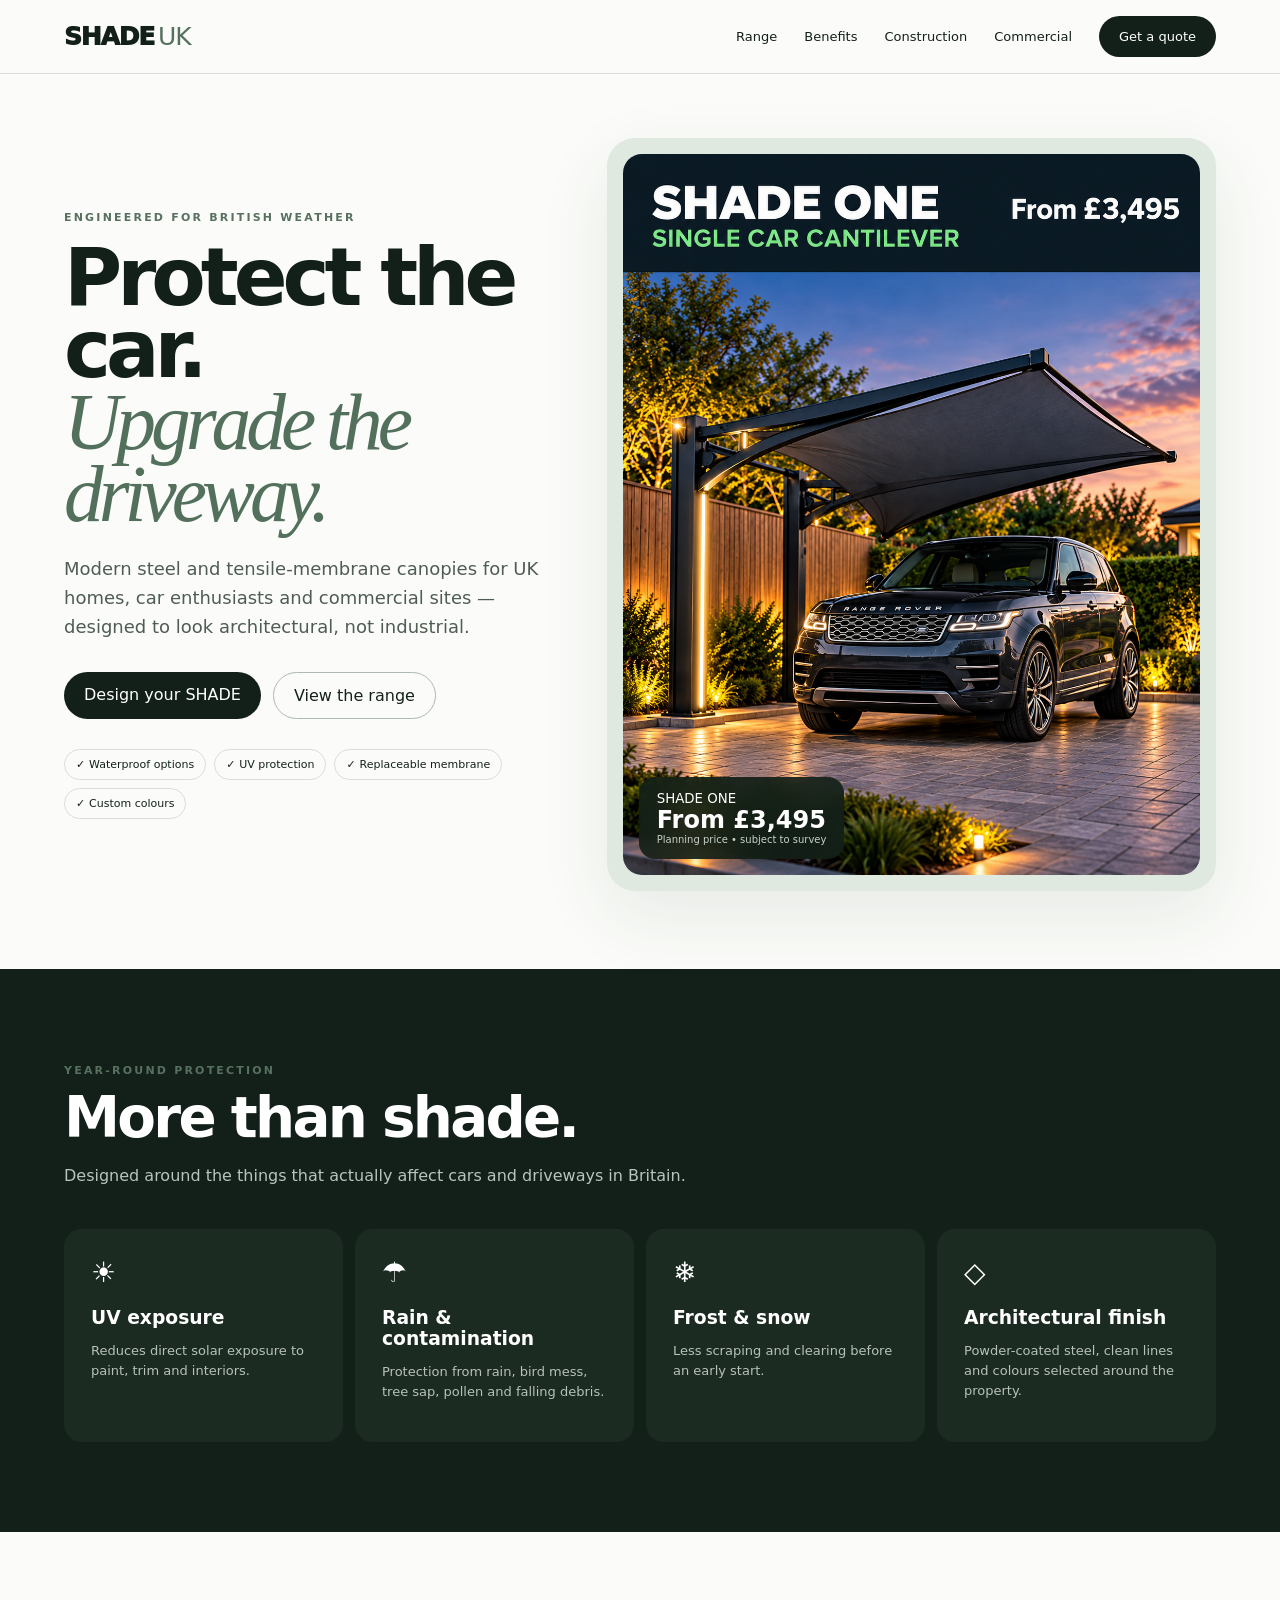
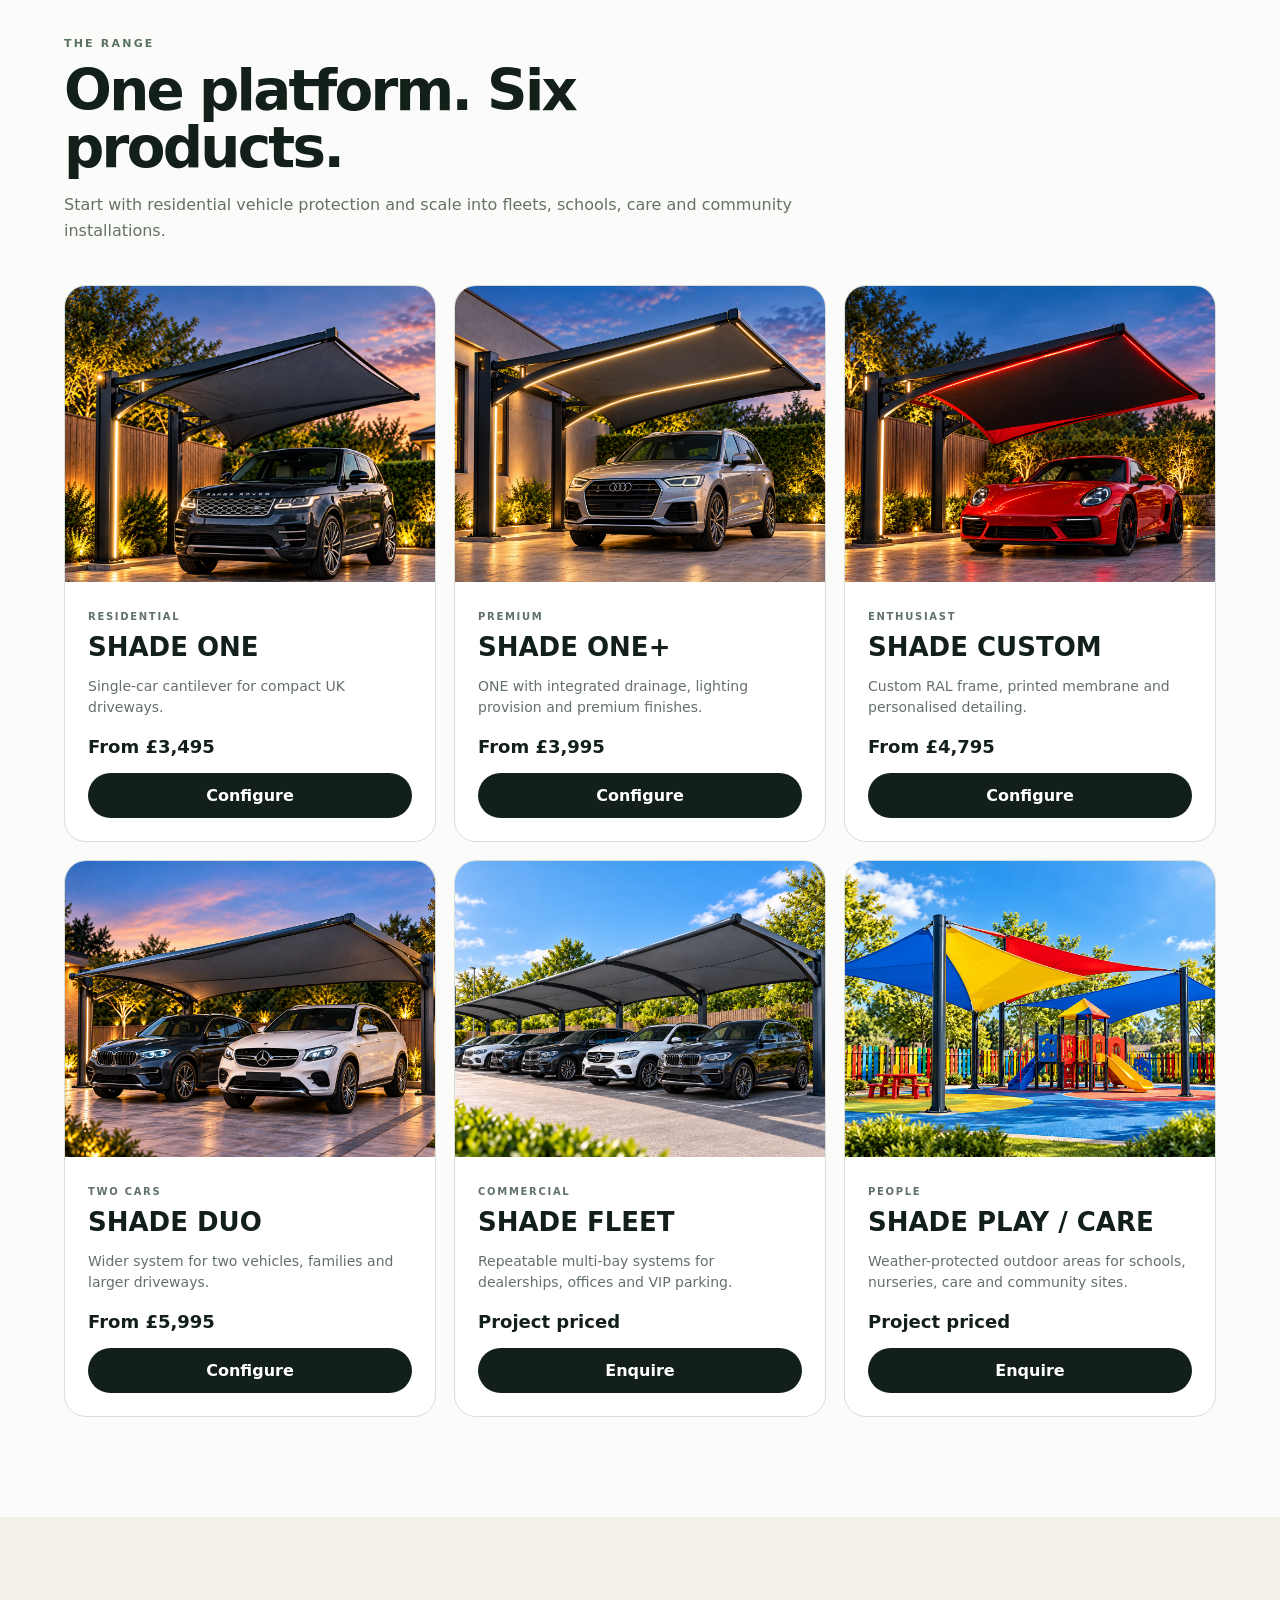
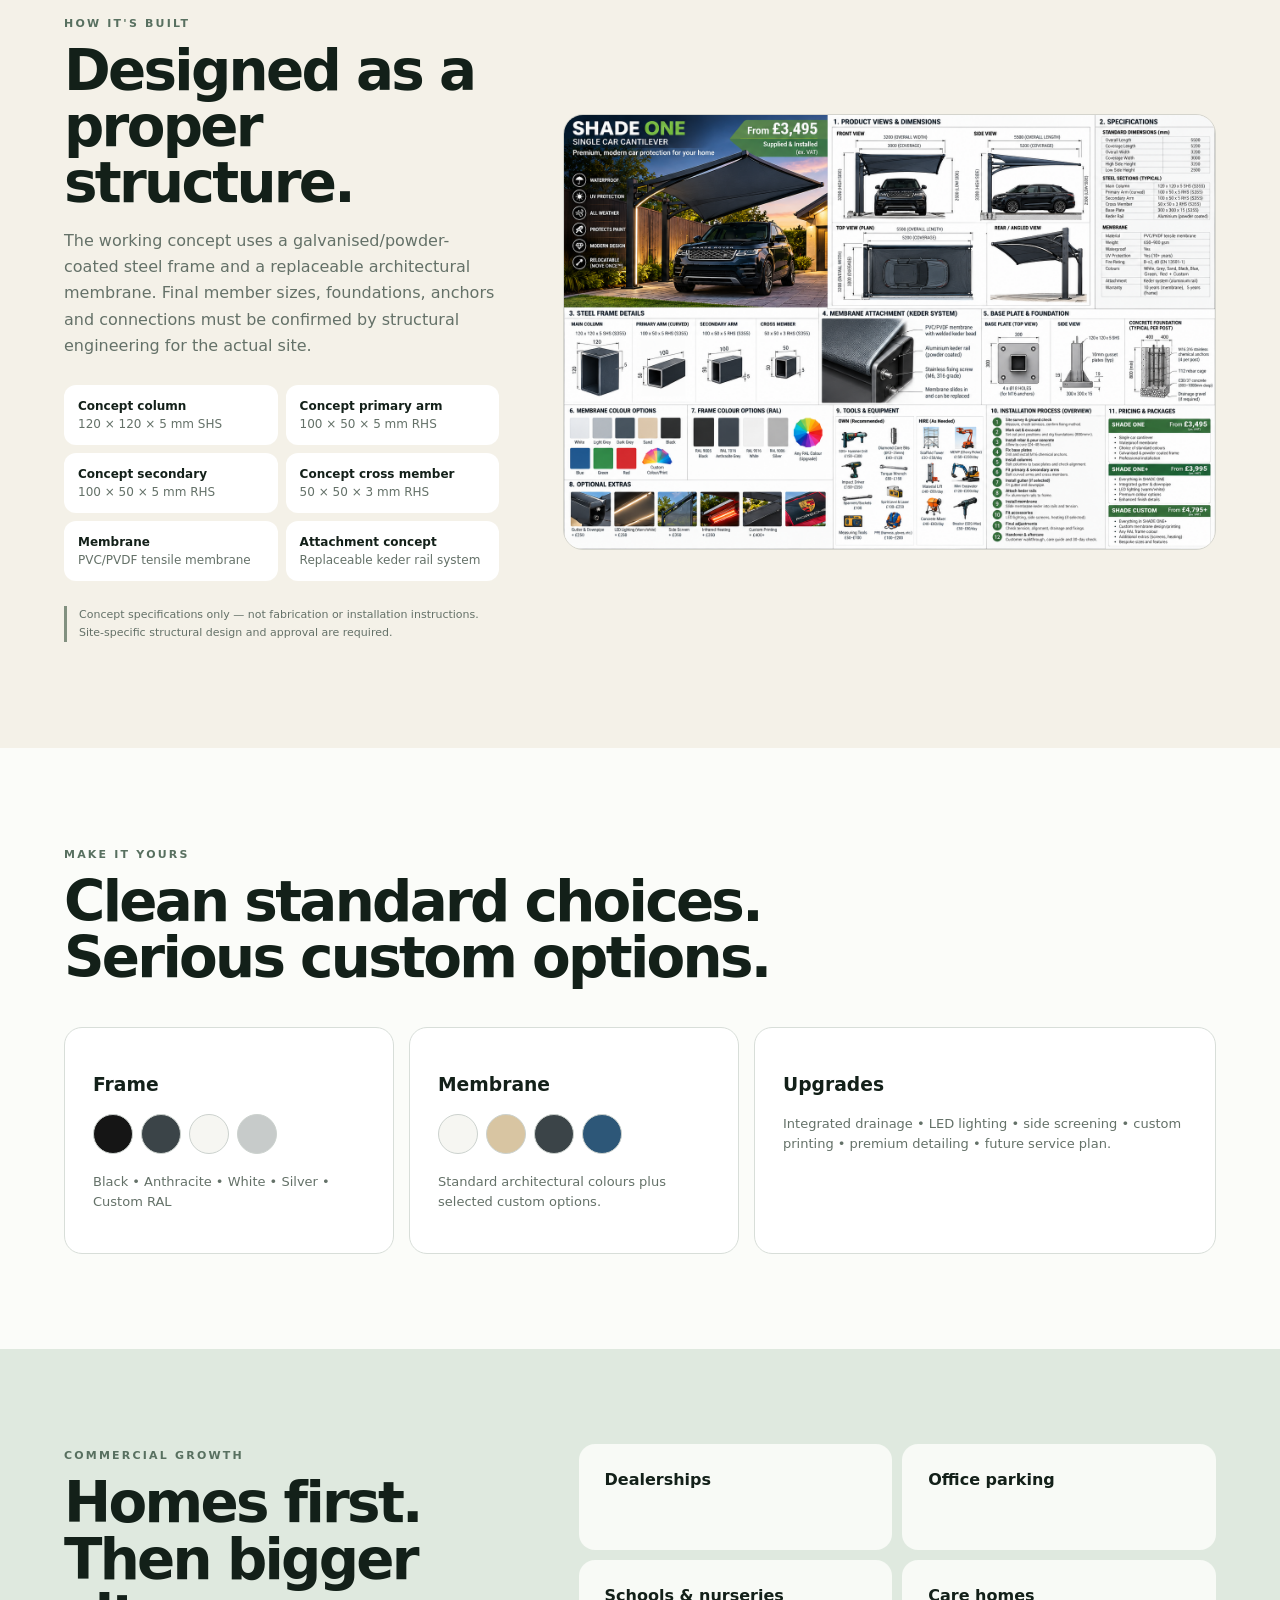
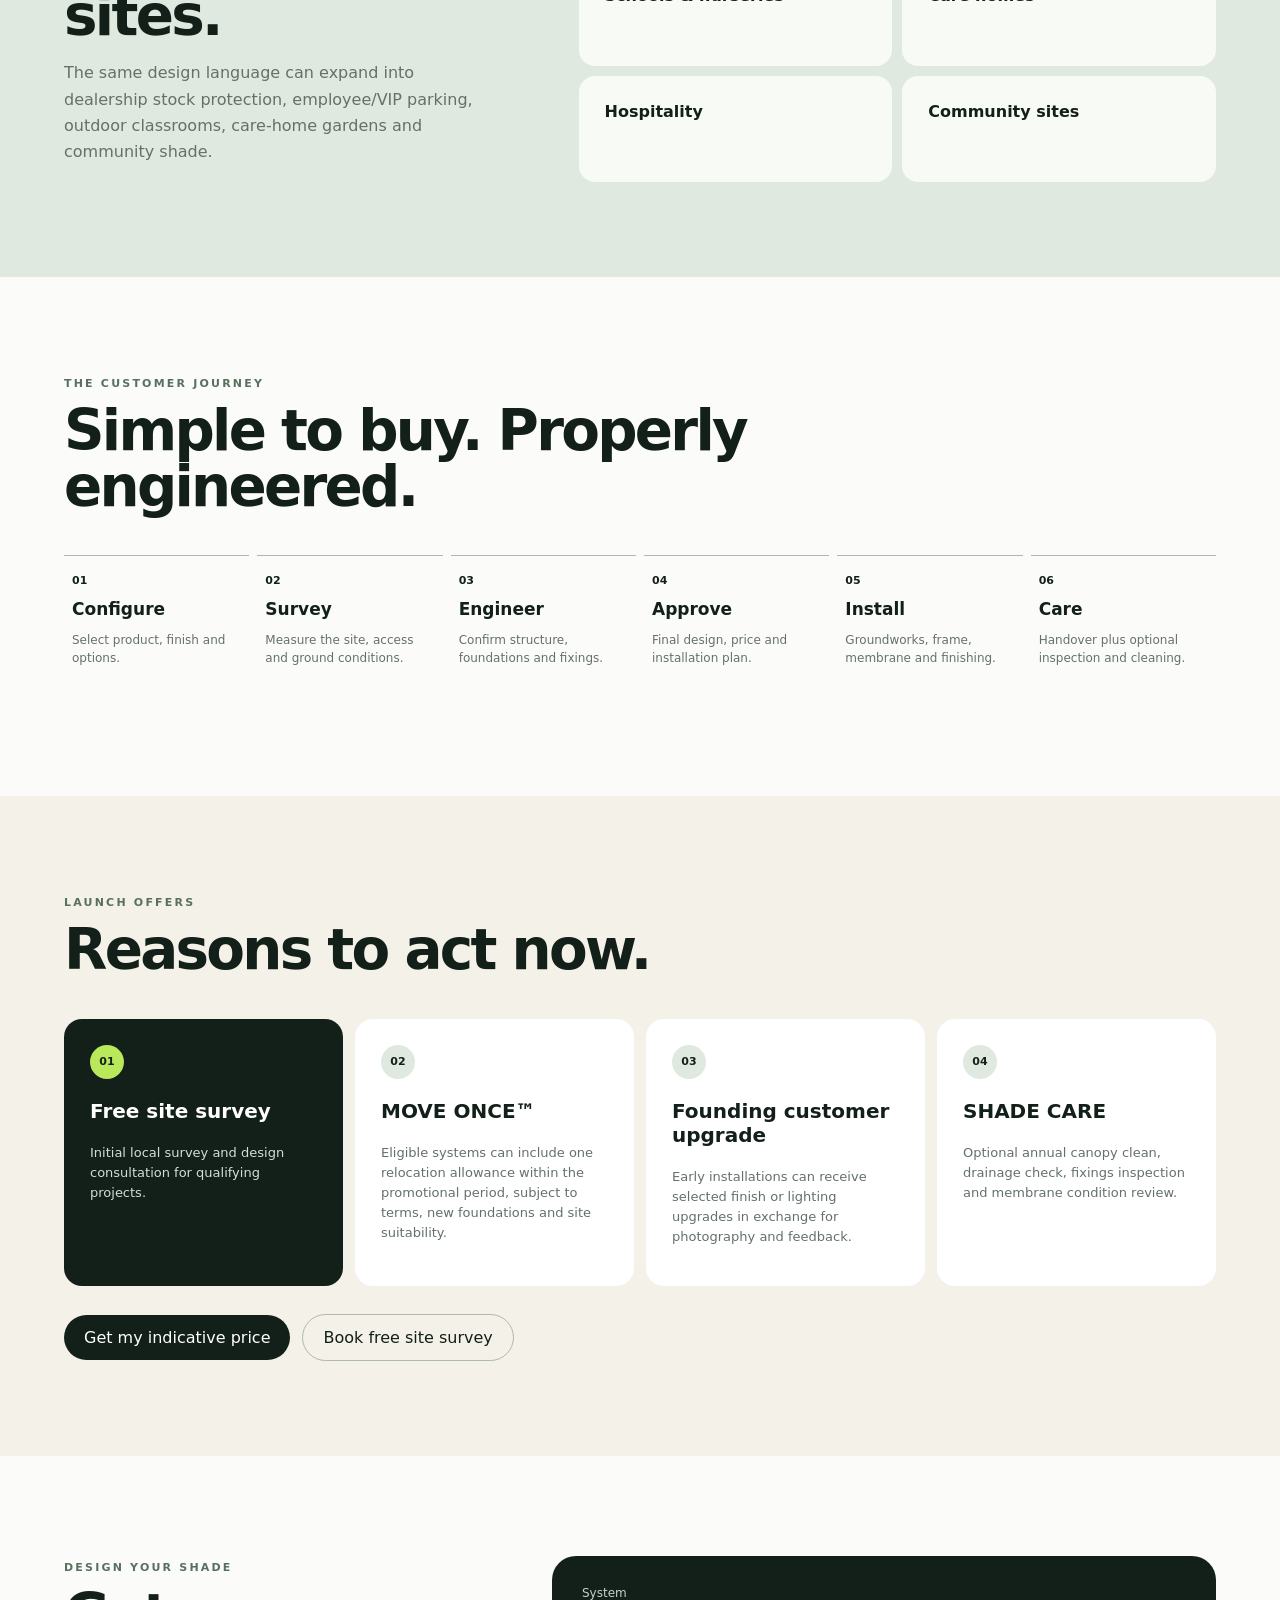
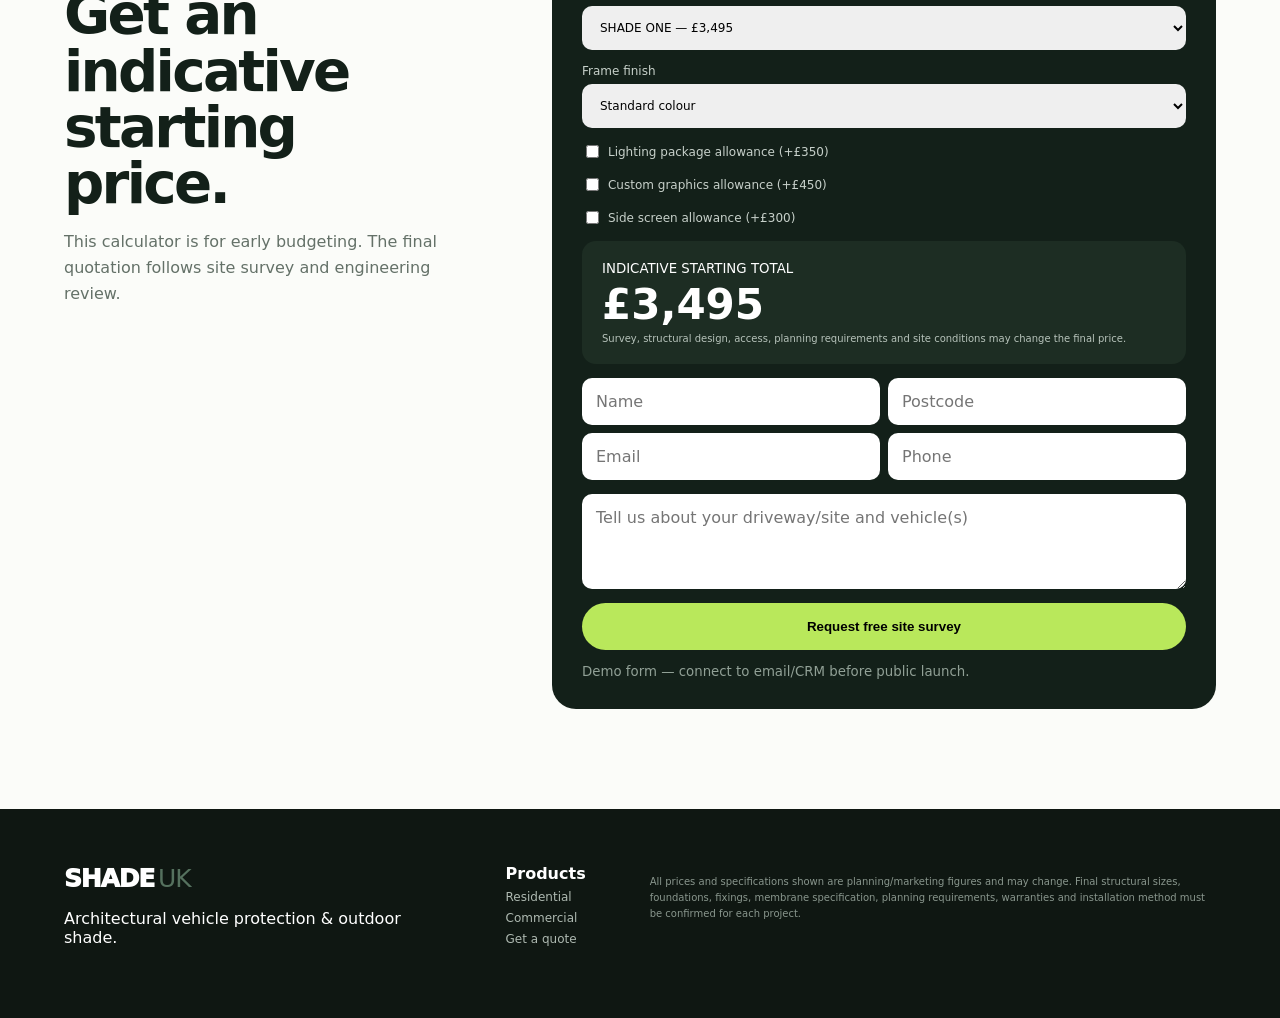
<file: index.html>
<!doctype html>
<html lang="en">
<head>
<meta charset="utf-8">
<meta name="viewport" content="width=device-width,initial-scale=1">
<meta name="description" content="SHADE UK — engineered waterproof car canopies and architectural outdoor shade for homes, enthusiasts, fleets, schools and care settings.">
<title>SHADE UK — Architectural Car Canopies</title>
<link rel="stylesheet" href="style.css">
</head>
<body>
<header>
  <a class="brand" href="#top">SHADE<span>UK</span></a>
  <nav>
    <a href="#range">Range</a><a href="#benefits">Benefits</a><a href="#build">Construction</a>
    <a href="#commercial">Commercial</a><a class="pill" href="#quote">Get a quote</a>
  </nav>
  <button class="menu" aria-label="Open menu">☰</button>
</header>

<main id="top">
<section class="hero">
 <div class="hero-copy">
  <div class="eyebrow">ENGINEERED FOR BRITISH WEATHER</div>
  <h1>Protect the car.<br><em>Upgrade the driveway.</em></h1>
  <p>Modern steel and tensile-membrane canopies for UK homes, car enthusiasts and commercial sites — designed to look architectural, not industrial.</p>
  <div class="actions"><a class="cta" href="#quote">Design your SHADE</a><a class="ghost" href="#range">View the range</a></div>
  <div class="proof"><span>Waterproof options</span><span>UV protection</span><span>Replaceable membrane</span><span>Custom colours</span></div>
 </div>
 <div class="hero-card">
   <img src="assets/shade_one_luxury_twilight_carport.png" alt="SHADE ONE single-car cantilever canopy">
   <div class="hero-price"><small>SHADE ONE</small><strong>From £3,495</strong><span>Planning price • subject to survey</span></div>
 </div>
</section>

<section class="benefits" id="benefits">
 <div class="sectionhead"><span>YEAR-ROUND PROTECTION</span><h2>More than shade.</h2><p>Designed around the things that actually affect cars and driveways in Britain.</p></div>
 <div class="benefit-grid">
  <article><b>☀</b><h3>UV exposure</h3><p>Reduces direct solar exposure to paint, trim and interiors.</p></article>
  <article><b>☂</b><h3>Rain & contamination</h3><p>Protection from rain, bird mess, tree sap, pollen and falling debris.</p></article>
  <article><b>❄</b><h3>Frost & snow</h3><p>Less scraping and clearing before an early start.</p></article>
  <article><b>◇</b><h3>Architectural finish</h3><p>Powder-coated steel, clean lines and colours selected around the property.</p></article>
 </div>
</section>

<section id="range" class="range">
 <div class="sectionhead"><span>THE RANGE</span><h2>One platform. Six products.</h2><p>Start with residential vehicle protection and scale into fleets, schools, care and community installations.</p></div>
 <div class="product-grid">
  <article class="product" data-product="one" tabindex="0" role="link"><img src="assets/shade_one_luxury_twilight_carport.png" alt="SHADE ONE"><div><span>RESIDENTIAL</span><h3>SHADE ONE</h3><p>Single-car cantilever for compact UK driveways.</p><strong>From £3,495</strong><button data-system="SHADE ONE" data-price="3495">Configure</button></div></article>
  <article class="product" data-product="one-plus" tabindex="0" role="link"><img src="assets/shade_one_plus.png" alt=""><div><span>PREMIUM</span><h3>SHADE ONE+</h3><p>ONE with integrated drainage, lighting provision and premium finishes.</p><strong>From £3,995</strong><button data-system="SHADE ONE+" data-price="3995">Configure</button></div></article>
  <article class="product" data-product="custom" tabindex="0" role="link"><img src="assets/shade_custom.png" alt=""><div><span>ENTHUSIAST</span><h3>SHADE CUSTOM</h3><p>Custom RAL frame, printed membrane and personalised detailing.</p><strong>From £4,795</strong><button data-system="SHADE CUSTOM" data-price="4795">Configure</button></div></article>
  <article class="product" data-product="duo" tabindex="0" role="link"><img src="assets/shade_duo.png" alt=""><div><span>TWO CARS</span><h3>SHADE DUO</h3><p>Wider system for two vehicles, families and larger driveways.</p><strong>From £5,995</strong><button data-system="SHADE DUO" data-price="5995">Configure</button></div></article>
  <article class="product" data-product="fleet" tabindex="0" role="link"><img src="assets/shade_fleet.png" alt=""><div><span>COMMERCIAL</span><h3>SHADE FLEET</h3><p>Repeatable multi-bay systems for dealerships, offices and VIP parking.</p><strong>Project priced</strong><button data-system="SHADE FLEET" data-price="10000">Enquire</button></div></article>
  <article class="product" data-product="play-care" tabindex="0" role="link"><img src="assets/shade_play_care.png" alt=""><div><span>PEOPLE</span><h3>SHADE PLAY / CARE</h3><p>Weather-protected outdoor areas for schools, nurseries, care and community sites.</p><strong>Project priced</strong><button data-system="SHADE PLAY / CARE" data-price="4500">Enquire</button></div></article>
 </div>
</section>

<section class="construction" id="build">
 <div class="construction-copy">
  <span>HOW IT'S BUILT</span><h2>Designed as a proper structure.</h2>
  <p>The working concept uses a galvanised/powder-coated steel frame and a replaceable architectural membrane. Final member sizes, foundations, anchors and connections must be confirmed by structural engineering for the actual site.</p>
  <div class="specs">
   <div><b>Concept column</b><span>120 × 120 × 5 mm SHS</span></div>
   <div><b>Concept primary arm</b><span>100 × 50 × 5 mm RHS</span></div>
   <div><b>Concept secondary</b><span>100 × 50 × 5 mm RHS</span></div>
   <div><b>Concept cross member</b><span>50 × 50 × 3 mm RHS</span></div>
   <div><b>Membrane</b><span>PVC/PVDF tensile membrane</span></div>
   <div><b>Attachment concept</b><span>Replaceable keder rail system</span></div>
  </div>
  <p class="warning">Concept specifications only — not fabrication or installation instructions. Site-specific structural design and approval are required.</p>
 </div>
 <img src="assets/shade-one-detail.png" alt="SHADE ONE product and engineering concept sheet">
</section>

<section class="options">
 <div class="sectionhead"><span>MAKE IT YOURS</span><h2>Clean standard choices. Serious custom options.</h2></div>
 <div class="option-grid">
  <article><h3>Frame</h3><div class="swatches"><i class="black"></i><i class="anth"></i><i class="white"></i><i class="silver"></i></div><p>Black • Anthracite • White • Silver • Custom RAL</p></article>
  <article><h3>Membrane</h3><div class="swatches"><i class="white"></i><i class="sand"></i><i class="anth"></i><i class="blue"></i></div><p>Standard architectural colours plus selected custom options.</p></article>
  <article><h3>Upgrades</h3><p>Integrated drainage • LED lighting • side screening • custom printing • premium detailing • future service plan.</p></article>
 </div>
</section>

<section class="commercial" id="commercial">
 <div><span>COMMERCIAL GROWTH</span><h2>Homes first.<br>Then bigger sites.</h2><p>The same design language can expand into dealership stock protection, employee/VIP parking, outdoor classrooms, care-home gardens and community shade.</p></div>
 <div class="commercial-cards"><article>Dealerships</article><article>Office parking</article><article>Schools & nurseries</article><article>Care homes</article><article>Hospitality</article><article>Community sites</article></div>
</section>

<section class="process">
 <div class="sectionhead"><span>THE CUSTOMER JOURNEY</span><h2>Simple to buy. Properly engineered.</h2></div>
 <ol>
  <li><b>01</b><strong>Configure</strong><span>Select product, finish and options.</span></li>
  <li><b>02</b><strong>Survey</strong><span>Measure the site, access and ground conditions.</span></li>
  <li><b>03</b><strong>Engineer</strong><span>Confirm structure, foundations and fixings.</span></li>
  <li><b>04</b><strong>Approve</strong><span>Final design, price and installation plan.</span></li>
  <li><b>05</b><strong>Install</strong><span>Groundworks, frame, membrane and finishing.</span></li>
  <li><b>06</b><strong>Care</strong><span>Handover plus optional inspection and cleaning.</span></li>
 </ol>
</section>

<section class="offers">
 <div class="sectionhead"><span>LAUNCH OFFERS</span><h2>Reasons to act now.</h2></div>
 <div class="offer-grid">
  <article><span>01</span><h3>Free site survey</h3><p>Initial local survey and design consultation for qualifying projects.</p></article>
  <article><span>02</span><h3>MOVE ONCE™</h3><p>Eligible systems can include one relocation allowance within the promotional period, subject to terms, new foundations and site suitability.</p></article>
  <article><span>03</span><h3>Founding customer upgrade</h3><p>Early installations can receive selected finish or lighting upgrades in exchange for photography and feedback.</p></article>
  <article><span>04</span><h3>SHADE CARE</h3><p>Optional annual canopy clean, drainage check, fixings inspection and membrane condition review.</p></article>
 </div>
</section>

<section class="quote" id="quote">
 <div class="quote-copy"><span>DESIGN YOUR SHADE</span><h2>Get an indicative starting price.</h2><p>This calculator is for early budgeting. The final quotation follows site survey and engineering review.</p></div>
 <form id="builder">
  <label>System<select id="system">
   <option value="3495">SHADE ONE — £3,495</option>
   <option value="3995">SHADE ONE+ — £3,995</option>
   <option value="4795">SHADE CUSTOM — £4,795+</option>
   <option value="5995">SHADE DUO — £5,995+</option>
   <option value="10000">SHADE FLEET — project from £10,000</option>
   <option value="4500">SHADE PLAY / CARE — project from £4,500</option>
  </select></label>
  <label>Frame finish<select id="frame"><option value="0">Standard colour</option><option value="250">Custom RAL +£250 allowance</option></select></label>
  <label class="check"><input id="lights" type="checkbox"> Lighting package allowance (+£350)</label>
  <label class="check"><input id="graphics" type="checkbox"> Custom graphics allowance (+£450)</label>
  <label class="check"><input id="screen" type="checkbox"> Side screen allowance (+£300)</label>
  <div class="estimate"><small>INDICATIVE STARTING TOTAL</small><strong id="total">£3,495</strong><span>Survey, structural design, access, planning requirements and site conditions may change the final price.</span></div>
  <div class="fields"><input placeholder="Name"><input placeholder="Postcode"><input type="email" placeholder="Email"><input placeholder="Phone"></div>
  <textarea placeholder="Tell us about your driveway/site and vehicle(s)"></textarea>
  <button type="button" id="survey">Request free site survey</button>
  <small class="demo">Demo form — connect to email/CRM before public launch.</small>
 </form>
</section>
</main>

<footer>
 <div><a class="brand" href="#top">SHADE<span>UK</span></a><p>Architectural vehicle protection & outdoor shade.</p></div>
 <div><b>Products</b><a href="#range">Residential</a><a href="#commercial">Commercial</a><a href="#quote">Get a quote</a></div>
 <p class="fine">All prices and specifications shown are planning/marketing figures and may change. Final structural sizes, foundations, fixings, membrane specification, planning requirements, warranties and installation method must be confirmed for each project.</p>
</footer>
<script src="app.js"></script>
</body></html>
</file>
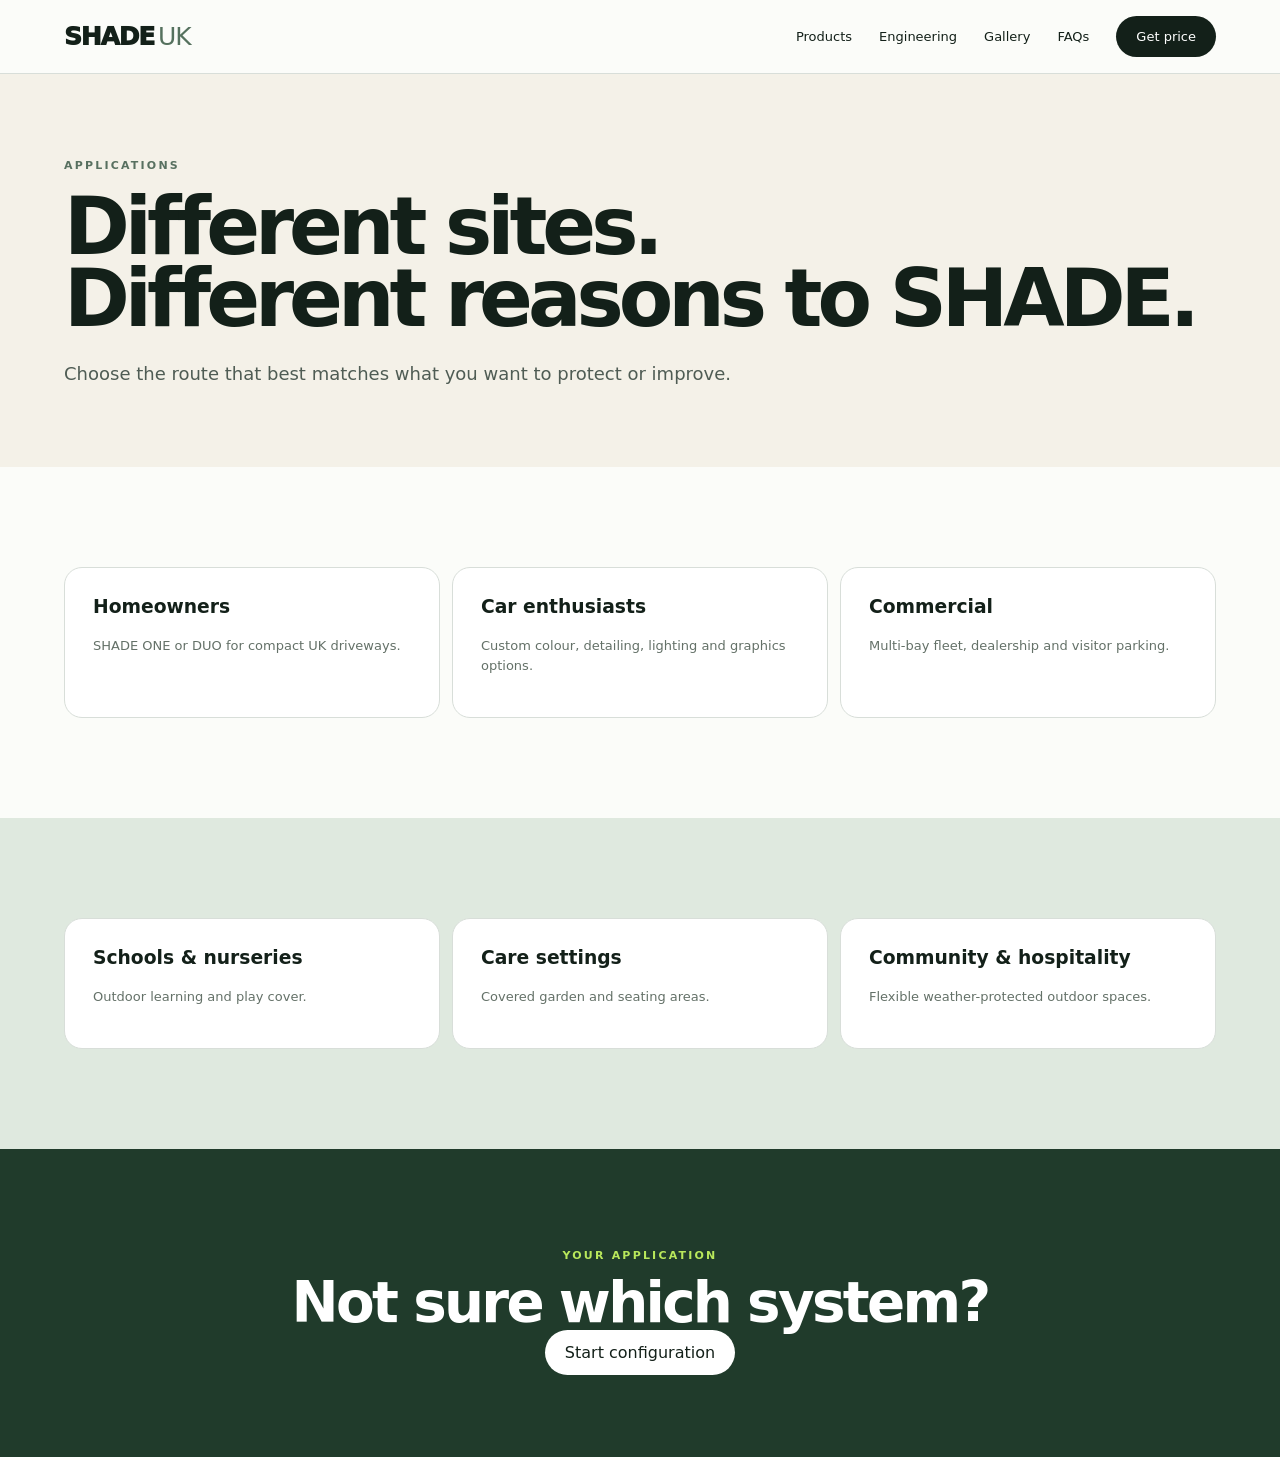
<file: applications.html>
<!doctype html><html lang="en"><head><meta charset="utf-8"><meta name="viewport" content="width=device-width,initial-scale=1"><title>Applications — SHADE UK</title><link rel="stylesheet" href="style.css"></head><body><header><a class="brand" href="index.html">SHADE<span>UK</span></a><nav><a href="index.html#range">Products</a><a href="engineering.html">Engineering</a><a href="gallery.html">Gallery</a><a href="faq.html">FAQs</a><a class="pill" href="configure.html">Get price</a></nav><button class="menu">☰</button></header><main><section class="page-hero"><span class="page-kicker">APPLICATIONS</span><h1>Different sites.<br>Different reasons to SHADE.</h1><p>Choose the route that best matches what you want to protect or improve.</p></section><section class="content-section"><div class="cards"><article><h3>Homeowners</h3><p>SHADE ONE or DUO for compact UK driveways.</p></article><article><h3>Car enthusiasts</h3><p>Custom colour, detailing, lighting and graphics options.</p></article><article><h3>Commercial</h3><p>Multi-bay fleet, dealership and visitor parking.</p></article></div></section><section class="content-section alt"><div class="cards"><article><h3>Schools & nurseries</h3><p>Outdoor learning and play cover.</p></article><article><h3>Care settings</h3><p>Covered garden and seating areas.</p></article><article><h3>Community & hospitality</h3><p>Flexible weather-protected outdoor spaces.</p></article></div></section><section class="final-cta"><span>YOUR APPLICATION</span><h2>Not sure which system?</h2><a class="cta light" href="configure.html">Start configuration</a></section></main><script src="app.js"></script></body></html>
</file>
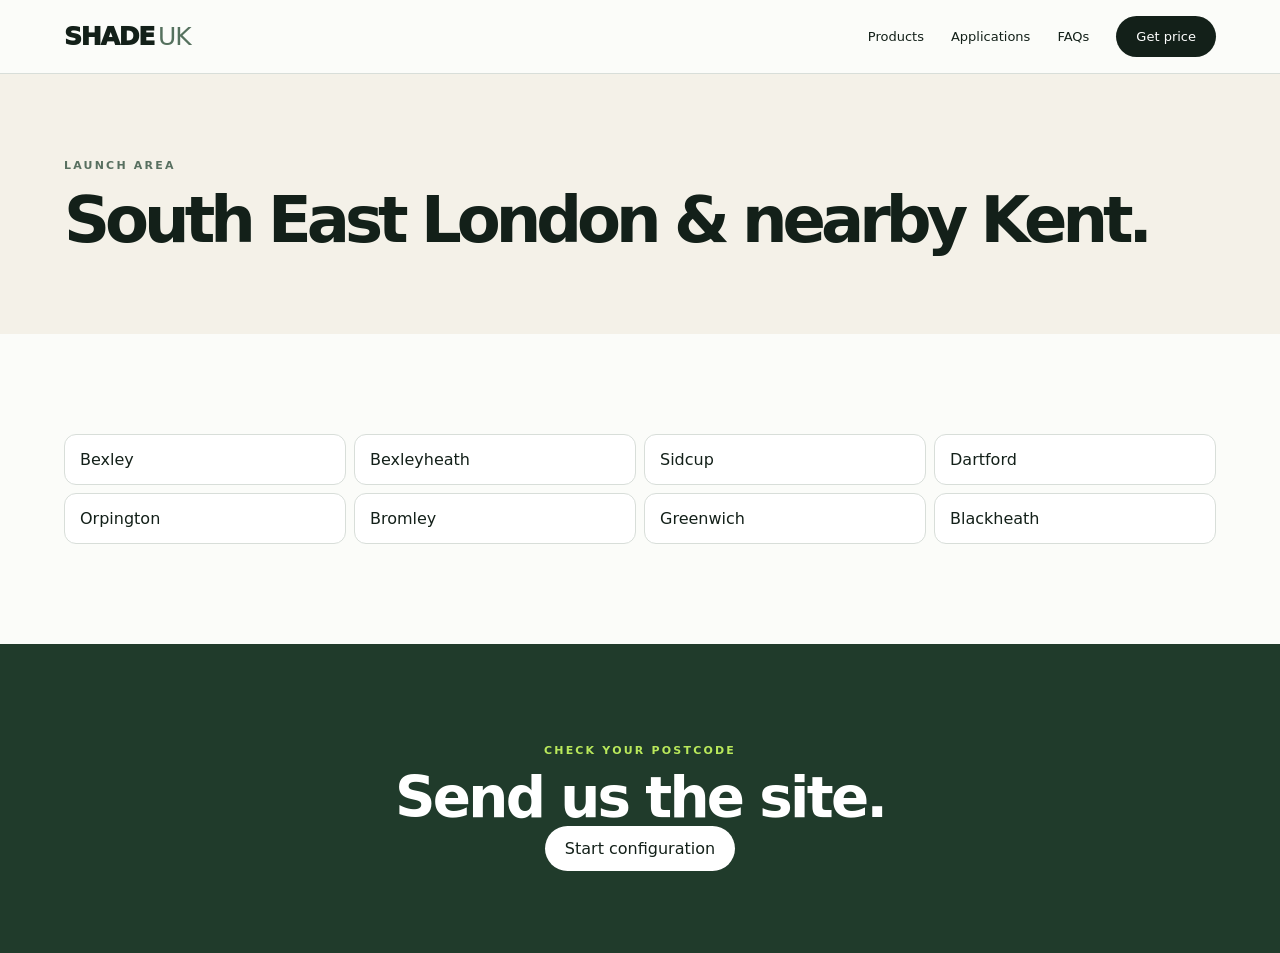
<file: areas.html>
<!doctype html><html lang="en"><head><meta charset="utf-8"><meta name="viewport" content="width=device-width,initial-scale=1"><title>Service Areas — SHADE UK</title><link rel="stylesheet" href="style.css"></head><body><header><a class="brand" href="index.html">SHADE<span>UK</span></a><nav><a href="index.html#range">Products</a><a href="applications.html">Applications</a><a href="faq.html">FAQs</a><a class="pill" href="configure.html">Get price</a></nav><button class="menu">☰</button></header><main><section class="page-hero compact"><span class="page-kicker">LAUNCH AREA</span><h1>South East London & nearby Kent.</h1></section><section class="content-section"><div class="local-grid"><a href="configure.html">Bexley</a><a href="configure.html">Bexleyheath</a><a href="configure.html">Sidcup</a><a href="configure.html">Dartford</a><a href="configure.html">Orpington</a><a href="configure.html">Bromley</a><a href="configure.html">Greenwich</a><a href="configure.html">Blackheath</a></div></section><section class="final-cta"><span>CHECK YOUR POSTCODE</span><h2>Send us the site.</h2><a class="cta light" href="configure.html">Start configuration</a></section></main><script src="app.js"></script></body></html>
</file>
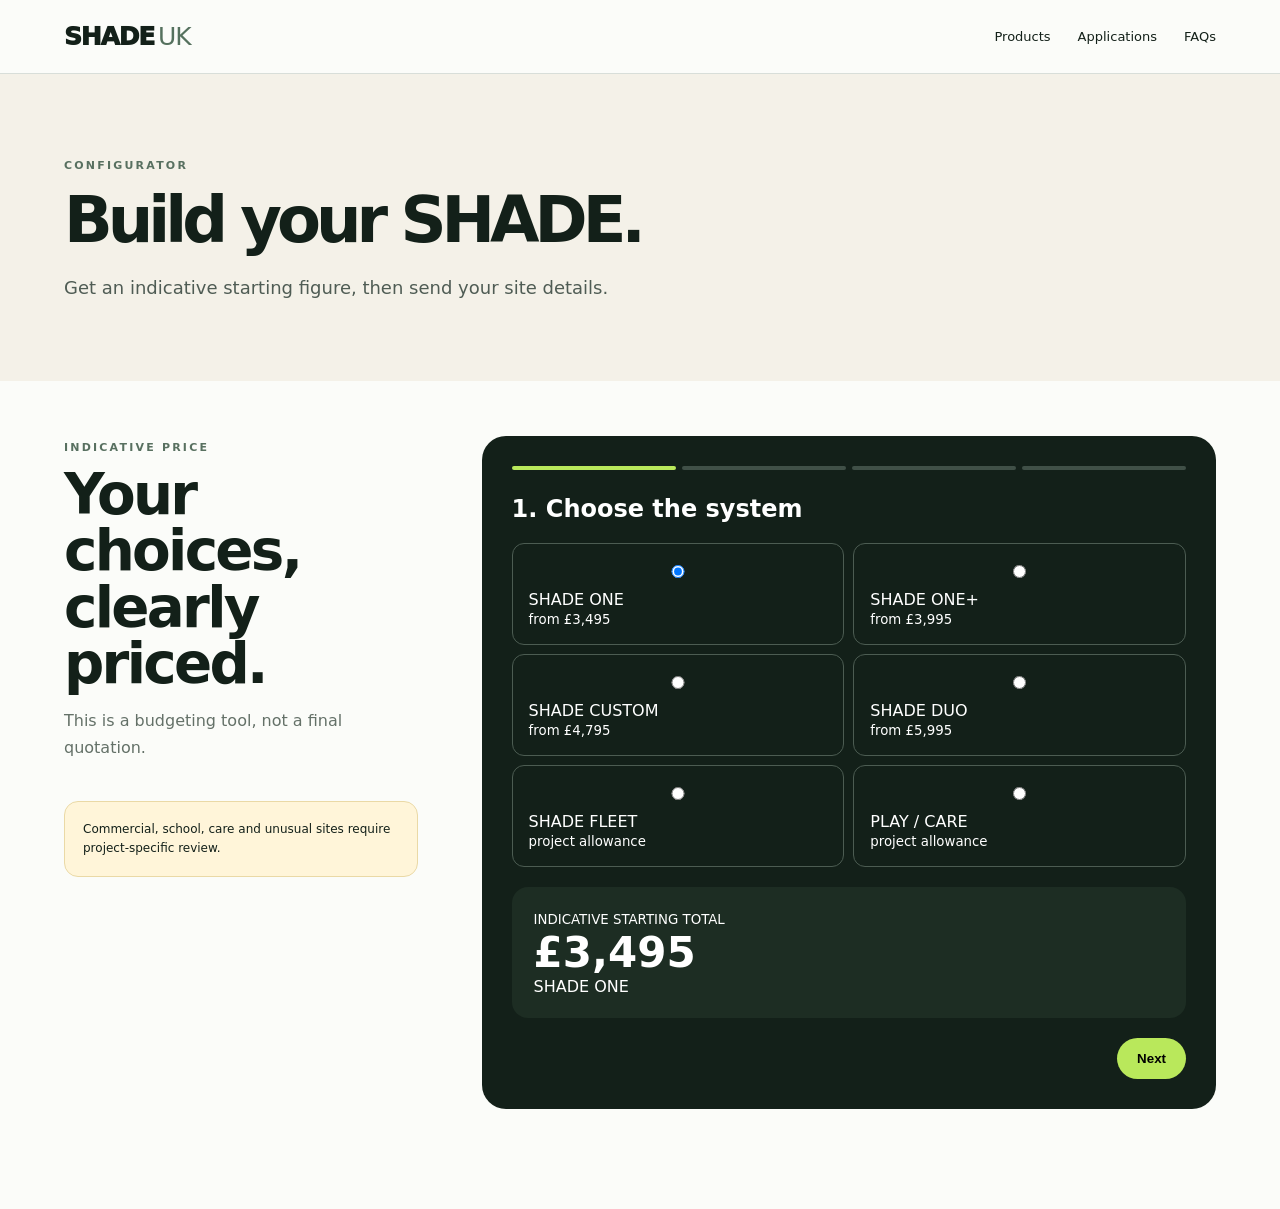
<file: configure.html>
<!doctype html><html lang="en"><head><meta charset="utf-8"><meta name="viewport" content="width=device-width,initial-scale=1"><title>Configure — SHADE UK</title><link rel="stylesheet" href="style.css"></head><body><header><a class="brand" href="index.html">SHADE<span>UK</span></a><nav><a href="index.html#range">Products</a><a href="applications.html">Applications</a><a href="faq.html">FAQs</a></nav><button class="menu">☰</button></header><main><section class="page-hero compact"><span class="page-kicker">CONFIGURATOR</span><h1>Build your SHADE.</h1><p>Get an indicative starting figure, then send your site details.</p></section><section class="config-wrap"><div><div class="sectionhead"><span>INDICATIVE PRICE</span><h2>Your choices, clearly priced.</h2><p>This is a budgeting tool, not a final quotation.</p></div><div class="notice">Commercial, school, care and unusual sites require project-specific review.</div></div><form class="config" id="config"><div class="steps"><i class="on"></i><i></i><i></i><i></i></div><div class="step active"><h2>1. Choose the system</h2><div class="choice-grid"><label class="choice"><input type="radio" name="system" value="3495" data-key="one" checked>SHADE ONE<br><small>from £3,495</small></label><label class="choice"><input type="radio" name="system" value="3995" data-key="one-plus">SHADE ONE+<br><small>from £3,995</small></label><label class="choice"><input type="radio" name="system" value="4795" data-key="custom">SHADE CUSTOM<br><small>from £4,795</small></label><label class="choice"><input type="radio" name="system" value="5995" data-key="duo">SHADE DUO<br><small>from £5,995</small></label><label class="choice"><input type="radio" name="system" value="10000" data-key="fleet">SHADE FLEET<br><small>project allowance</small></label><label class="choice"><input type="radio" name="system" value="4500" data-key="play-care">PLAY / CARE<br><small>project allowance</small></label></div></div><div class="step"><h2>2. Finish</h2><label>Frame colour<select id="frame"><option value="0">Anthracite / Black / White — included</option><option value="250">Custom RAL allowance +£250</option></select></label><label>Membrane colour<select><option>Anthracite</option><option>White</option><option>Light grey</option><option>Sand</option></select></label></div><div class="step"><h2>3. Upgrades</h2><label class="choice"><input class="extra" type="checkbox" value="350">LED lighting +£350</label><label class="choice"><input class="extra" type="checkbox" value="300">Side screen +£300</label><label class="choice"><input class="extra" type="checkbox" value="450">Custom graphics +£450</label><label class="choice"><input class="extra" type="checkbox" value="200">Enhanced drainage +£200</label></div><div class="step"><h2>4. Your site</h2><input placeholder="Name"><input placeholder="Postcode"><input type="email" placeholder="Email"><input placeholder="Phone"><textarea placeholder="Tell us about the driveway/site."></textarea></div><div class="estimate-box"><small>INDICATIVE STARTING TOTAL</small><strong id="total">£3,495</strong><span id="summary">SHADE ONE</span></div><div class="config-controls"><button type="button" id="back">Back</button><button type="button" class="next" id="next">Next</button></div></form></section></main><script src="app.js"></script><script>let step=0;const steps=[...document.querySelectorAll('.step')],bars=[...document.querySelectorAll('.steps i')],next=document.querySelector('#next'),back=document.querySelector('#back');function money(n){return '£'+Math.round(n).toLocaleString('en-GB')}function selected(){return document.querySelector('[name=system]:checked')}function calc(){let n=+selected().value + +frame.value;document.querySelectorAll('.extra:checked').forEach(x=>n+=+x.value);total.textContent=money(n)+(selected().dataset.key==='fleet'||selected().dataset.key==='play-care'?'+':'');summary.textContent=selected().parentElement.innerText.split('\n')[0]}function show(){steps.forEach((x,i)=>x.classList.toggle('active',i===step));bars.forEach((x,i)=>x.classList.toggle('on',i<=step));back.style.visibility=step?'visible':'hidden';next.style.display=step===steps.length-1?'none':'block'}next.onclick=()=>{if(step<3)step++;show()};back.onclick=()=>{if(step>0)step--;show()};document.querySelectorAll('input,select').forEach(x=>x.addEventListener('change',calc));const preset=new URLSearchParams(location.search).get('p');if(preset){const r=document.querySelector('[data-key="'+preset+'"]');if(r)r.checked=true}calc();show();</script></body></html>
</file>
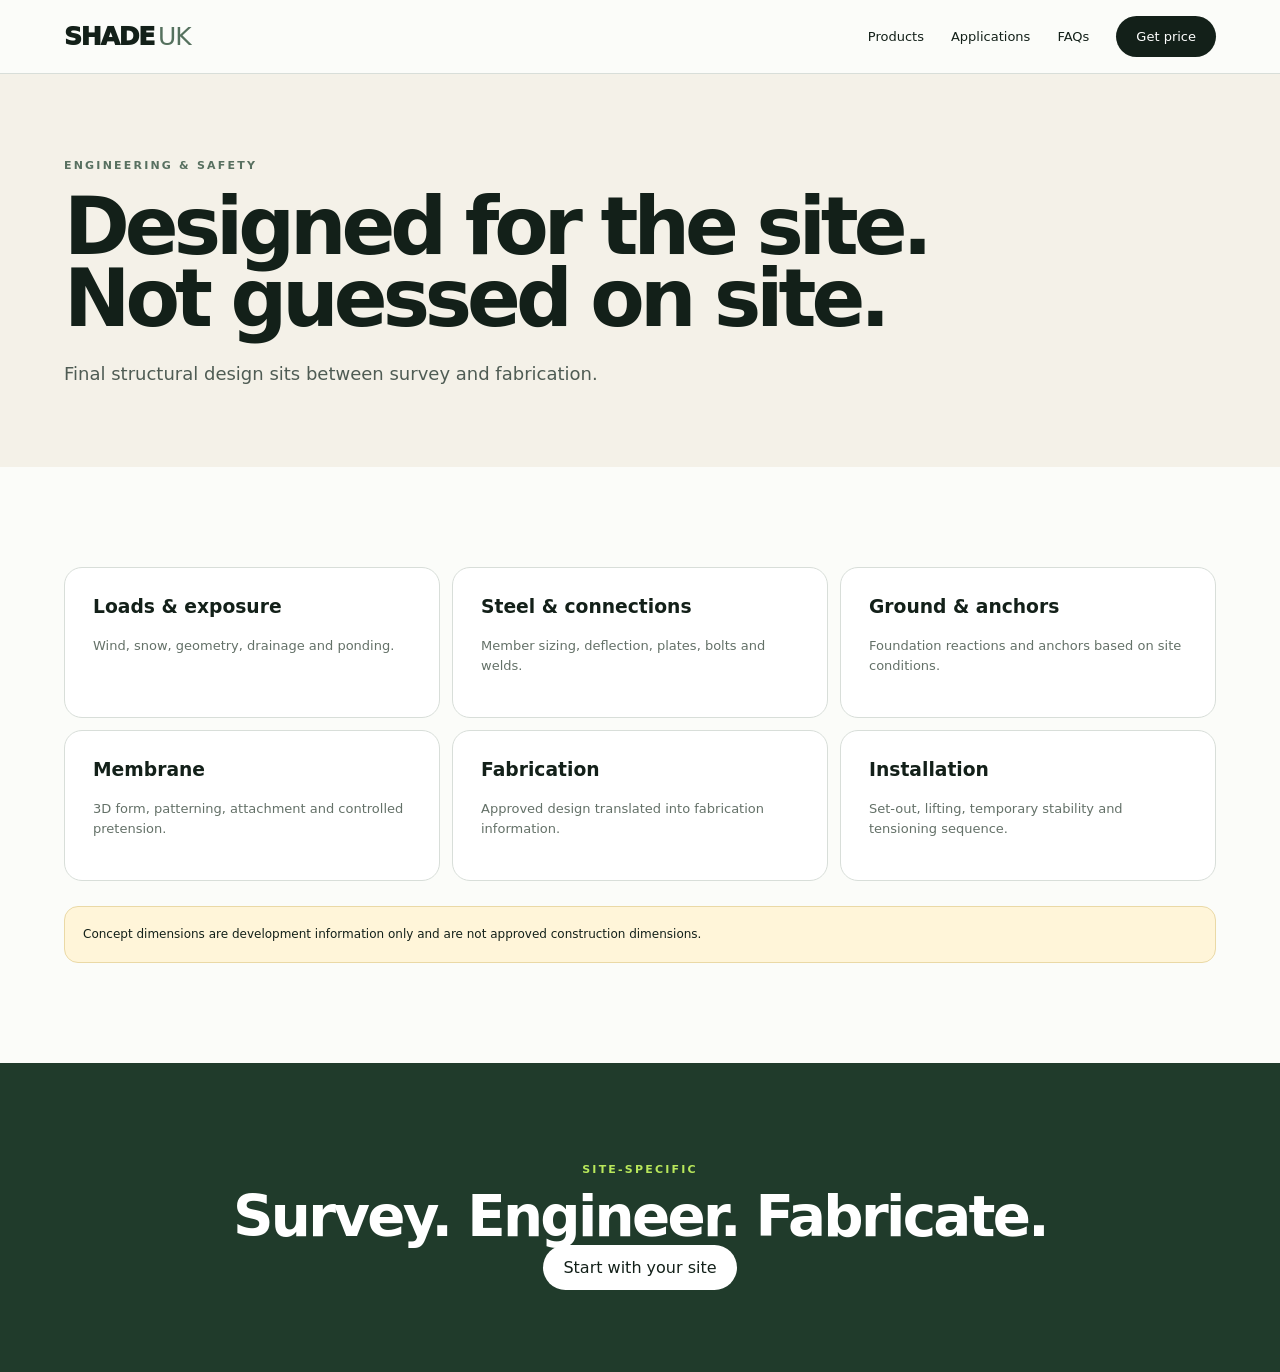
<file: engineering.html>
<!doctype html><html lang="en"><head><meta charset="utf-8"><meta name="viewport" content="width=device-width,initial-scale=1"><title>Engineering & Safety — SHADE UK</title><link rel="stylesheet" href="style.css"></head><body><header><a class="brand" href="index.html">SHADE<span>UK</span></a><nav><a href="index.html#range">Products</a><a href="applications.html">Applications</a><a href="faq.html">FAQs</a><a class="pill" href="configure.html">Get price</a></nav><button class="menu">☰</button></header><main><section class="page-hero"><span class="page-kicker">ENGINEERING & SAFETY</span><h1>Designed for the site.<br>Not guessed on site.</h1><p>Final structural design sits between survey and fabrication.</p></section><section class="content-section"><div class="cards"><article><h3>Loads & exposure</h3><p>Wind, snow, geometry, drainage and ponding.</p></article><article><h3>Steel & connections</h3><p>Member sizing, deflection, plates, bolts and welds.</p></article><article><h3>Ground & anchors</h3><p>Foundation reactions and anchors based on site conditions.</p></article><article><h3>Membrane</h3><p>3D form, patterning, attachment and controlled pretension.</p></article><article><h3>Fabrication</h3><p>Approved design translated into fabrication information.</p></article><article><h3>Installation</h3><p>Set-out, lifting, temporary stability and tensioning sequence.</p></article></div><div class="notice" style="margin-top:25px">Concept dimensions are development information only and are not approved construction dimensions.</div></section><section class="final-cta"><span>SITE-SPECIFIC</span><h2>Survey. Engineer. Fabricate.</h2><a class="cta light" href="configure.html">Start with your site</a></section></main><script src="app.js"></script></body></html>
</file>
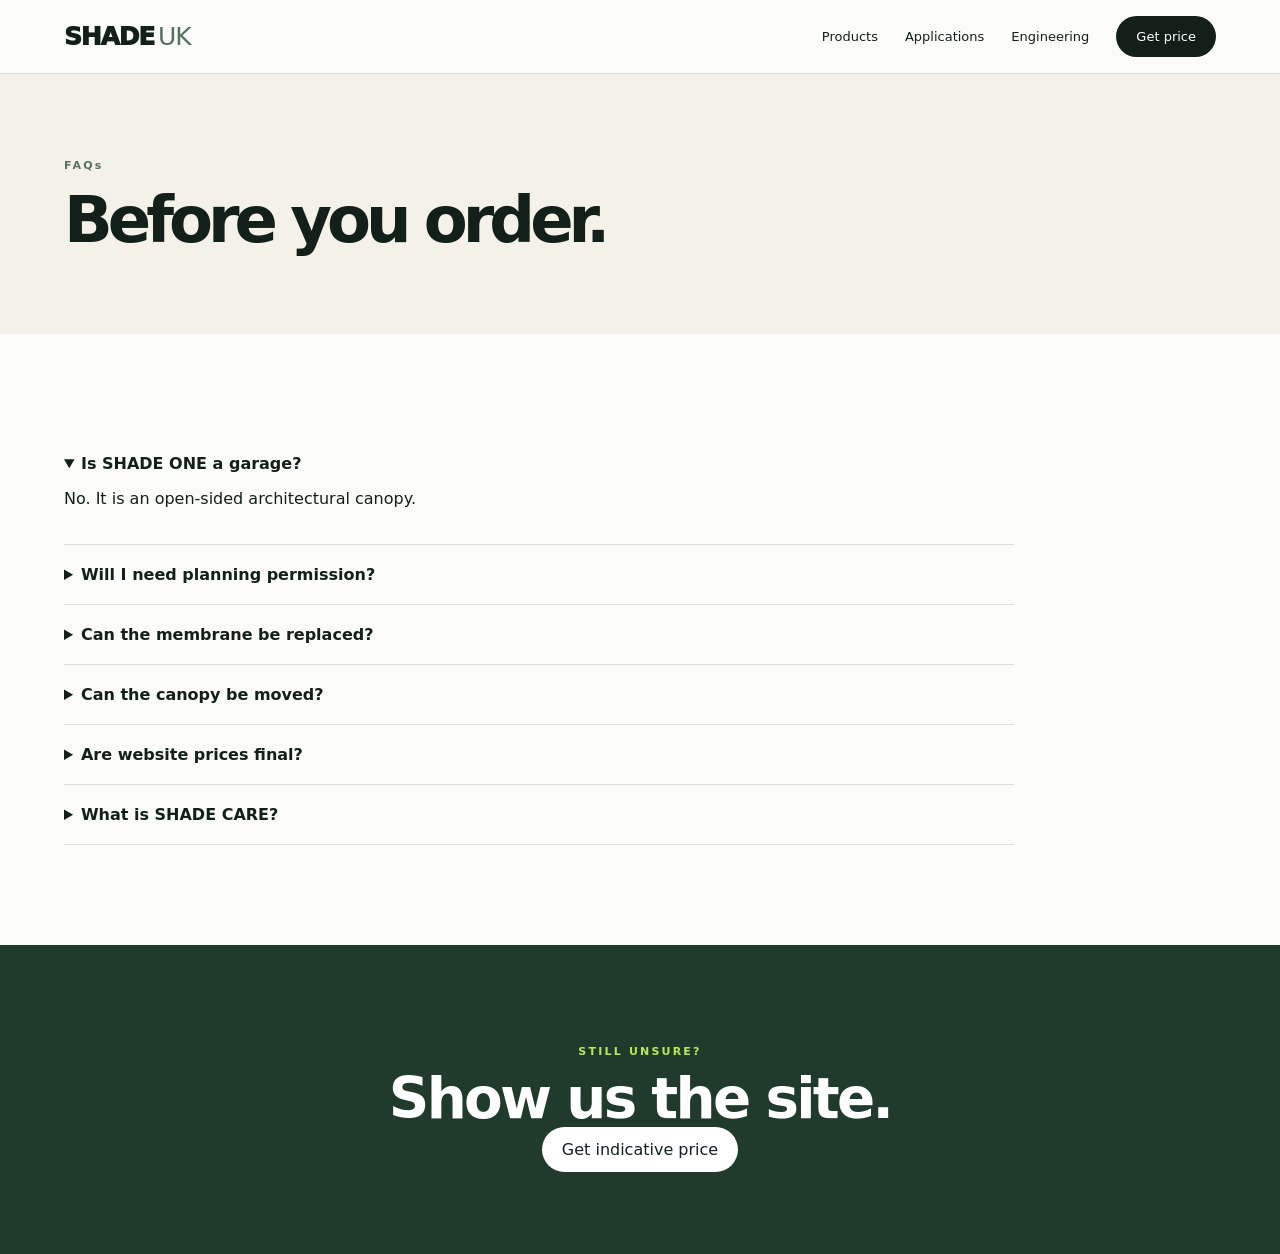
<file: faq.html>
<!doctype html><html lang="en"><head><meta charset="utf-8"><meta name="viewport" content="width=device-width,initial-scale=1"><title>FAQs — SHADE UK</title><link rel="stylesheet" href="style.css"></head><body><header><a class="brand" href="index.html">SHADE<span>UK</span></a><nav><a href="index.html#range">Products</a><a href="applications.html">Applications</a><a href="engineering.html">Engineering</a><a class="pill" href="configure.html">Get price</a></nav><button class="menu">☰</button></header><main><section class="page-hero compact"><span class="page-kicker">FAQs</span><h1>Before you order.</h1></section><section class="content-section"><div class="faq"><details open><summary>Is SHADE ONE a garage?</summary><p>No. It is an open-sided architectural canopy.</p></details><details><summary>Will I need planning permission?</summary><p>Planning depends on the property, location, dimensions and position and should be checked before fabrication.</p></details><details><summary>Can the membrane be replaced?</summary><p>Replaceability is a core design objective using a track/tensioning system.</p></details><details><summary>Can the canopy be moved?</summary><p>Qualifying systems may include MOVE ONCE™ subject to the promotion terms and new-site requirements.</p></details><details><summary>Are website prices final?</summary><p>No. They are indicative starting figures pending survey and engineering.</p></details><details><summary>What is SHADE CARE?</summary><p>Optional annual cleaning, drainage checking and visible condition inspection.</p></details></div></section><section class="final-cta"><span>STILL UNSURE?</span><h2>Show us the site.</h2><a class="cta light" href="configure.html">Get indicative price</a></section></main><script src="app.js"></script></body></html>
</file>
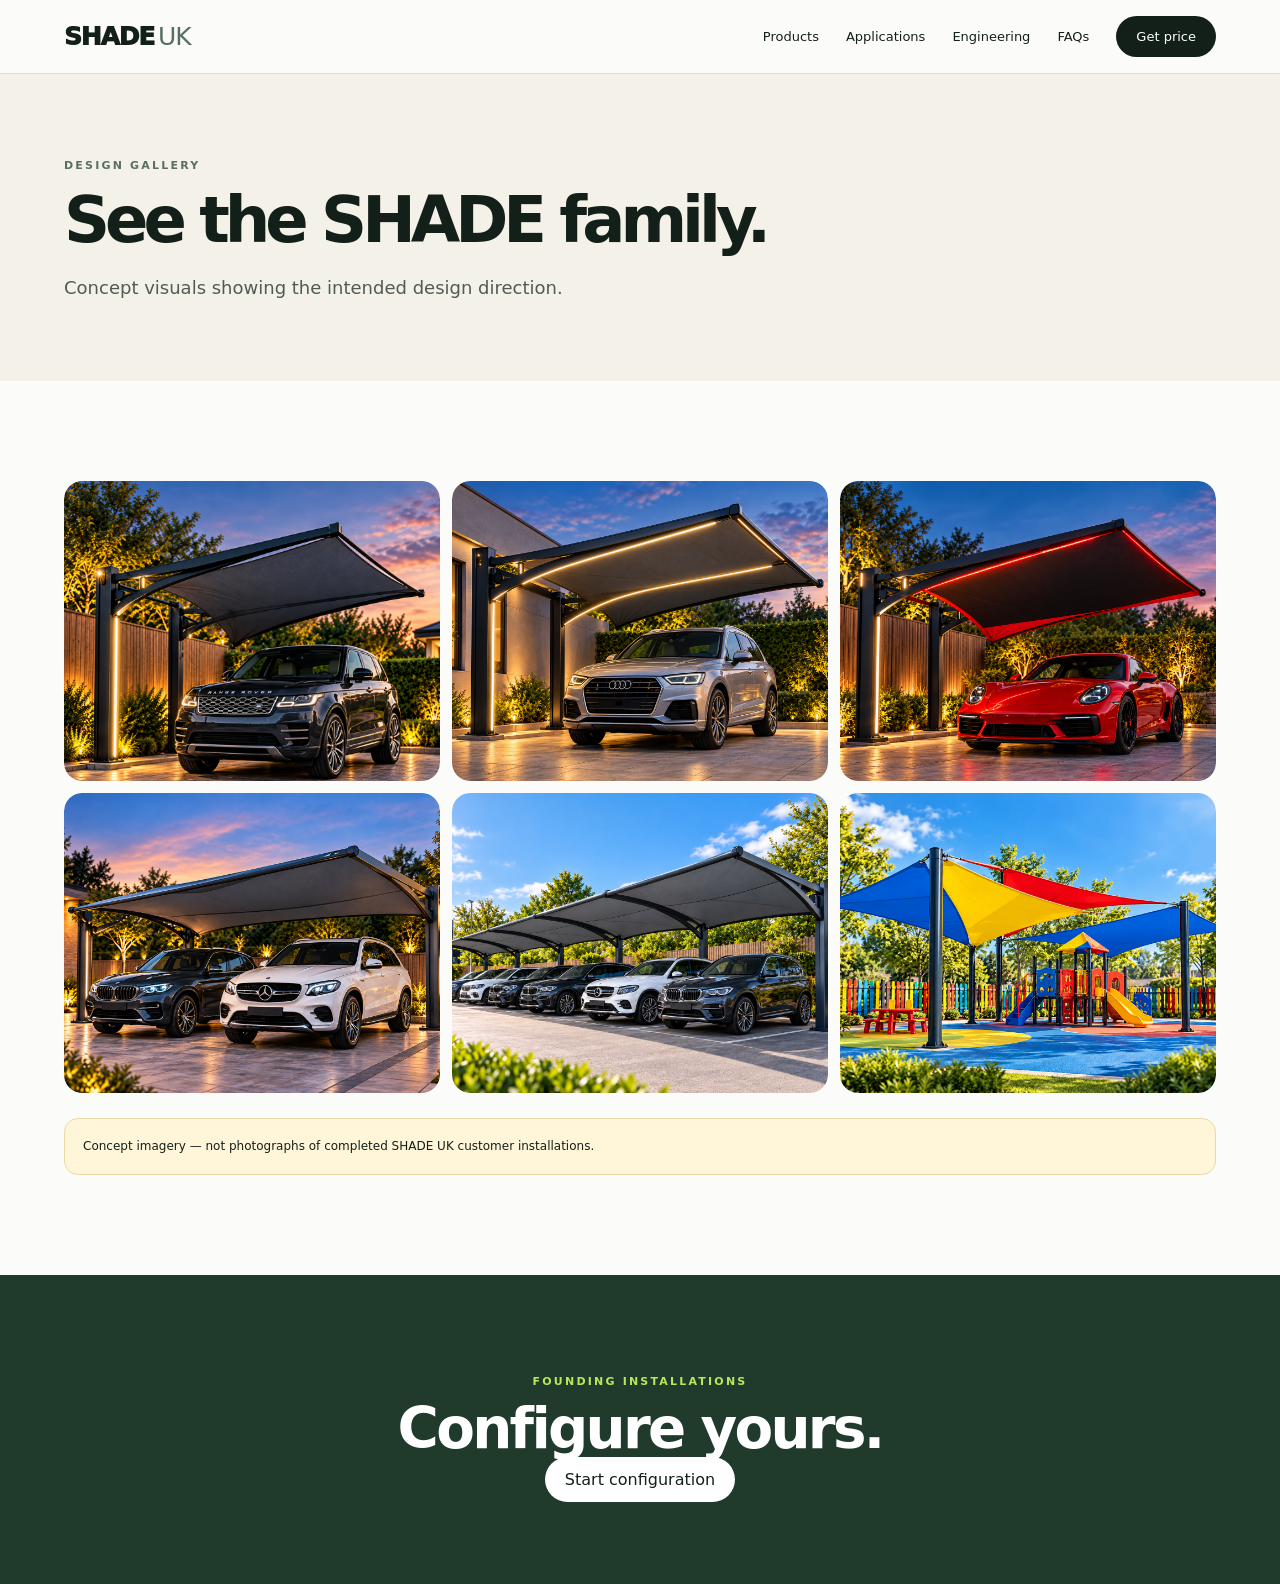
<file: gallery.html>
<!doctype html><html lang="en"><head><meta charset="utf-8"><meta name="viewport" content="width=device-width,initial-scale=1"><title>Gallery — SHADE UK</title><link rel="stylesheet" href="style.css"></head><body><header><a class="brand" href="index.html">SHADE<span>UK</span></a><nav><a href="index.html#range">Products</a><a href="applications.html">Applications</a><a href="engineering.html">Engineering</a><a href="faq.html">FAQs</a><a class="pill" href="configure.html">Get price</a></nav><button class="menu">☰</button></header><main><section class="page-hero compact"><span class="page-kicker">DESIGN GALLERY</span><h1>See the SHADE family.</h1><p>Concept visuals showing the intended design direction.</p></section><section class="content-section"><div class="gallery-grid"><a class="gallery-link" href="product.html?p=one"><img src="assets/shade_one.png" alt="SHADE ONE"></a><a class="gallery-link" href="product.html?p=one-plus"><img src="assets/shade_one_plus.png" alt="SHADE ONE Plus"></a><a class="gallery-link" href="product.html?p=custom"><img src="assets/shade_custom.png" alt="SHADE CUSTOM"></a><a class="gallery-link" href="product.html?p=duo"><img src="assets/shade_duo.png" alt="SHADE DUO"></a><a class="gallery-link" href="product.html?p=fleet"><img src="assets/shade_fleet.png" alt="SHADE FLEET"></a><a class="gallery-link" href="product.html?p=play-care"><img src="assets/shade_play_care.png" alt="SHADE PLAY CARE"></a></div><div class="notice" style="margin-top:25px">Concept imagery — not photographs of completed SHADE UK customer installations.</div></section><section class="final-cta"><span>FOUNDING INSTALLATIONS</span><h2>Configure yours.</h2><a class="cta light" href="configure.html">Start configuration</a></section></main><script src="app.js"></script></body></html>
</file>
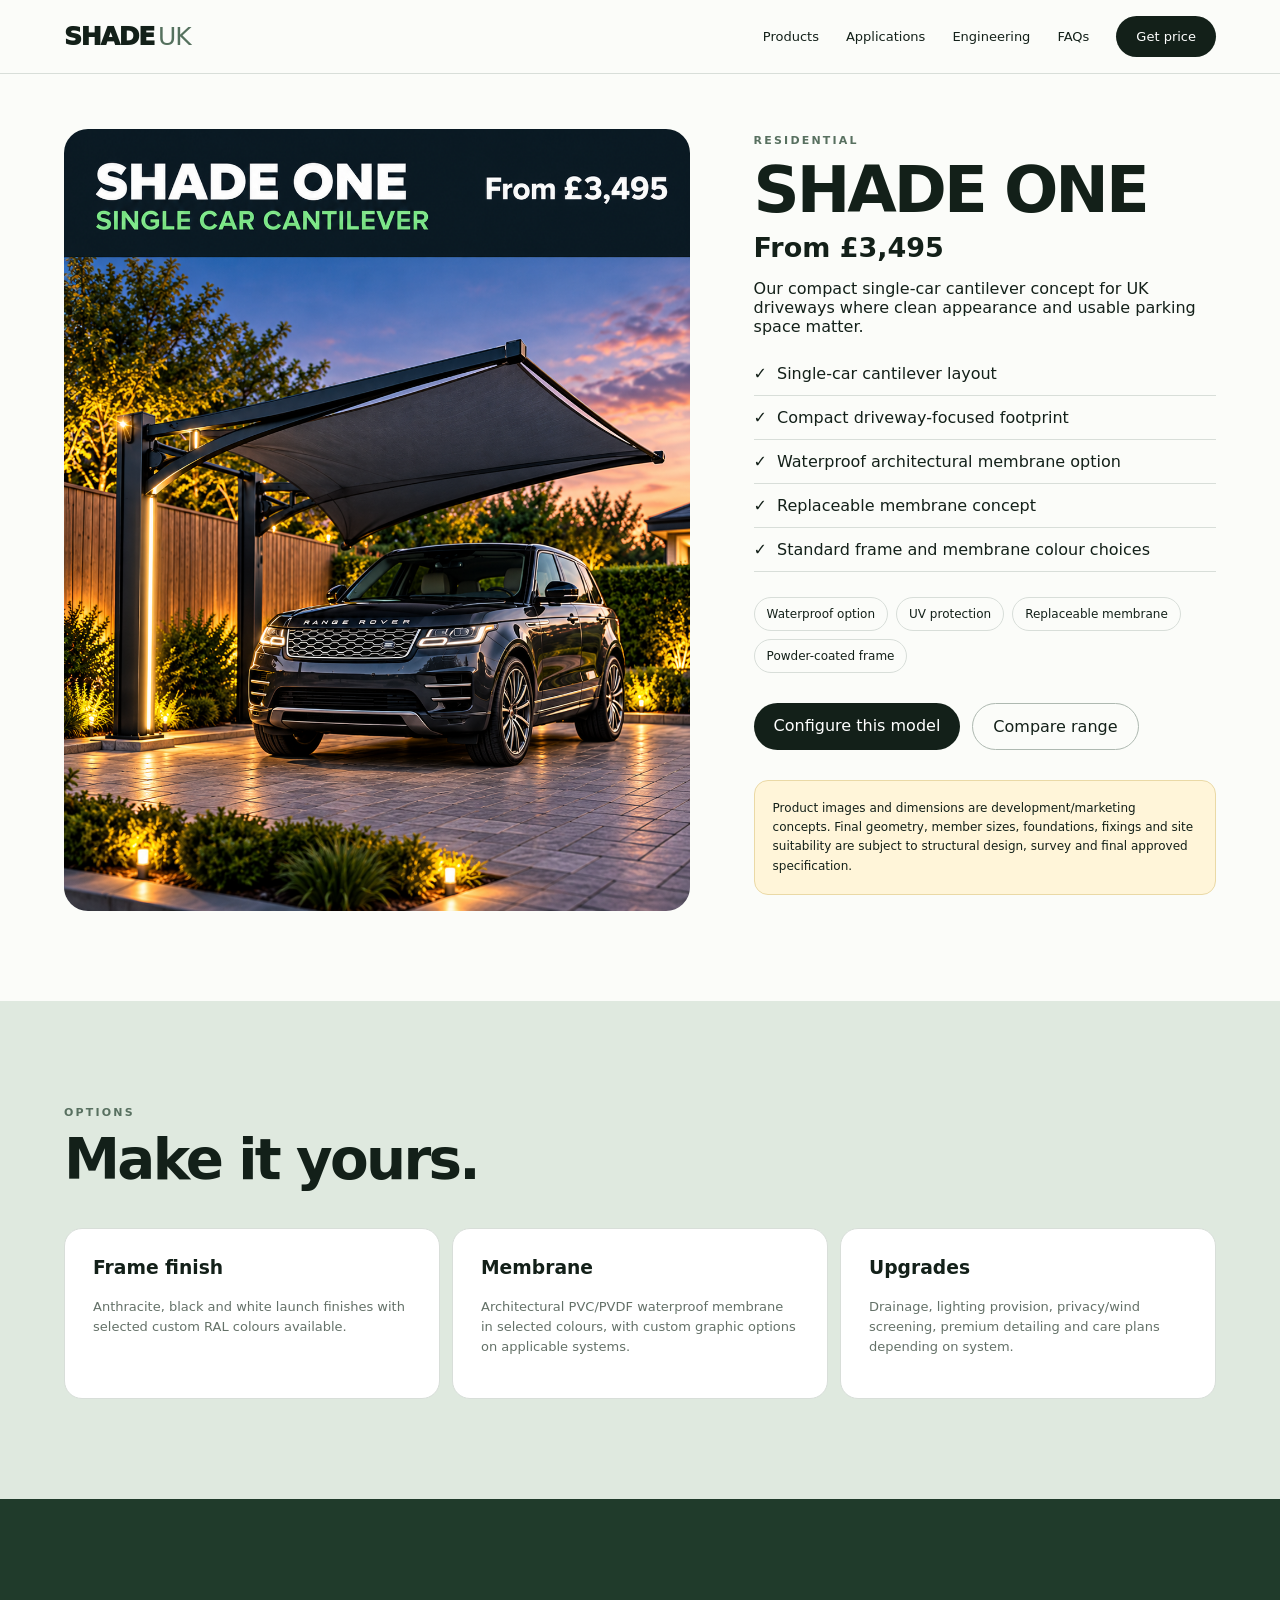
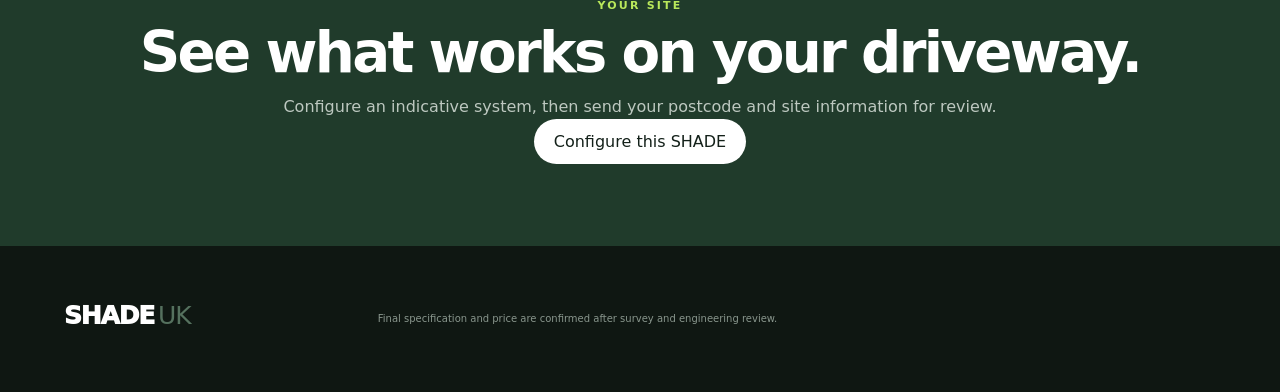
<file: product.html>
<!doctype html><html lang="en"><head><meta charset="utf-8"><meta name="viewport" content="width=device-width,initial-scale=1"><title>SHADE UK — Product</title><link rel="stylesheet" href="style.css"></head><body><header><a class="brand" href="index.html">SHADE<span>UK</span></a><nav id="nav"><a href="index.html#range">Products</a><a href="applications.html">Applications</a><a href="engineering.html">Engineering</a><a href="faq.html">FAQs</a><a class="pill" href="configure.html">Get price</a></nav><button class="menu">☰</button></header><main><section class="product-detail"><div class="sticky-product"><img id="pimg" src="assets/shade_one_luxury_twilight_carport.png" alt="SHADE canopy"></div><div class="product-info"><span class="page-kicker" id="ptype">RESIDENTIAL</span><h1 id="pname">SHADE ONE</h1><div class="price" id="pprice">From £3,495</div><p id="pintro"></p><ul class="feature-list" id="features"></ul><div class="tabs"><span>Waterproof option</span><span>UV protection</span><span>Replaceable membrane</span><span>Powder-coated frame</span></div><div class="actions"><a id="configure" class="cta" href="configure.html">Configure this model</a><a class="ghost" href="index.html#range">Compare range</a></div><div class="notice">Product images and dimensions are development/marketing concepts. Final geometry, member sizes, foundations, fixings and site suitability are subject to structural design, survey and final approved specification.</div></div></section><section class="content-section alt"><div class="sectionhead"><span>OPTIONS</span><h2>Make it yours.</h2></div><div class="cards"><article><h3>Frame finish</h3><p>Anthracite, black and white launch finishes with selected custom RAL colours available.</p></article><article><h3>Membrane</h3><p>Architectural PVC/PVDF waterproof membrane in selected colours, with custom graphic options on applicable systems.</p></article><article><h3>Upgrades</h3><p>Drainage, lighting provision, privacy/wind screening, premium detailing and care plans depending on system.</p></article></div></section><section class="final-cta"><span>YOUR SITE</span><h2>See what works on your driveway.</h2><p>Configure an indicative system, then send your postcode and site information for review.</p><a id="bottomConfigure" class="cta light" href="configure.html">Configure this SHADE</a></section></main><div class="mobile-cta"><a href="configure.html">Get price</a><a href="configure.html#contact">Book free survey</a></div><footer><div><a class="brand" href="index.html">SHADE<span>UK</span></a></div><p class="fine">Final specification and price are confirmed after survey and engineering review.</p></footer><script src="app.js"></script><script>
const products={
one:{name:'SHADE ONE',type:'RESIDENTIAL',price:'From £3,495',img:'assets/shade_one_luxury_twilight_carport.png',intro:'Our compact single-car cantilever concept for UK driveways where clean appearance and usable parking space matter.',features:['Single-car cantilever layout','Compact driveway-focused footprint','Waterproof architectural membrane option','Replaceable membrane concept','Standard frame and membrane colour choices']},
'one-plus':{name:'SHADE ONE+',type:'PREMIUM RESIDENTIAL',price:'From £3,995',img:'assets/shade_one_plus.png',intro:'The upgraded ONE package for customers who want the canopy to feel fully integrated into the property.',features:['Everything in SHADE ONE','Integrated drainage concept','LED lighting provision','Premium finish choices','Enhanced detailing']},
custom:{name:'SHADE CUSTOM',type:'CAR ENTHUSIAST',price:'From £4,795',img:'assets/shade_custom.png',intro:'A more personal system for enthusiast cars, prestige vehicles and customers who want the canopy to become part of the build.',features:['Custom RAL frame options','Custom membrane graphics subject to artwork approval','Lighting options','Premium hardware/detailing','Bespoke sizing subject to engineering']},
duo:{name:'SHADE DUO',type:'TWO-CAR',price:'From £5,995',img:'assets/shade_duo.png',intro:'A wider canopy concept for households with two cars or a larger driveway.',features:['Two-car coverage concept','Cantilever-style clean parking area','Waterproof membrane option','Drainage and lighting options','Site-specific structural design']},
fleet:{name:'SHADE FLEET',type:'COMMERCIAL',price:'Project priced',img:'assets/shade_fleet.png',intro:'A scalable multi-bay family for dealerships, offices, fleet yards and premium visitor or VIP parking.',features:['Repeatable multi-bay layout','Scalable project design','Corporate colour options','Drainage and lighting integration','Commercial survey and engineering']},
'play-care':{name:'SHADE PLAY / CARE',type:'SCHOOLS • CARE • COMMUNITY',price:'Project priced',img:'assets/shade_play_care.png',intro:'Architectural outdoor cover designed around people rather than vehicles — for learning, care and community spaces.',features:['Outdoor classroom / activity cover','Care-home garden shelter','Community and hospitality applications','Colourful membrane options','Project-specific accessibility and safety review']}
};
const key=new URLSearchParams(location.search).get('p')||'one',p=products[key]||products.one;
document.title=p.name+' — SHADE UK';
pname.textContent=p.name;ptype.textContent=p.type;pprice.textContent=p.price;
pimg.src=p.img;pimg.alt=p.name;pintro.textContent=p.intro;
features.innerHTML=p.features.map(x=>'<li>'+x+'</li>').join('');
configure.href='configure.html?p='+key;
bottomConfigure.href='configure.html?p='+key;
</script></body></html>
</file>
<file: style.css>
:root{--ink:#132019;--forest:#203b2b;--sage:#dfe9df;--cream:#f4f1e8;--acid:#b9e85b;--muted:#647168;--line:#d8ded9;--white:#fff}
*{box-sizing:border-box}html{scroll-behavior:smooth}body{margin:0;font-family:Inter,ui-sans-serif,system-ui,-apple-system,BlinkMacSystemFont,"Segoe UI",sans-serif;color:var(--ink);background:#fbfcf9}a{color:inherit}
header{height:74px;padding:0 5vw;display:flex;align-items:center;justify-content:space-between;position:sticky;top:0;z-index:20;background:#fbfcf9ee;backdrop-filter:blur(14px);border-bottom:1px solid var(--line)}
.brand{text-decoration:none;font-size:25px;font-weight:950;letter-spacing:-1.2px}.brand span{font-weight:400;margin-left:4px;color:#55715e}nav{display:flex;gap:27px;align-items:center}nav a{text-decoration:none;font-size:13px}.pill,.cta{padding:13px 20px;border-radius:999px;background:var(--ink);color:white;text-decoration:none}.menu{display:none;border:0;background:none;font-size:24px}
.hero{padding:64px 5vw 78px;display:grid;grid-template-columns:.88fr 1.12fr;gap:5vw;align-items:center}.eyebrow,.sectionhead>span,.construction-copy>span,.commercial>div>span,.quote-copy>span{font-size:11px;font-weight:850;letter-spacing:2.2px;color:#587060}.hero h1{font-size:clamp(52px,6.2vw,94px);line-height:.91;letter-spacing:-5px;margin:18px 0 25px}.hero h1 em{font-family:Georgia,serif;font-weight:400;color:#52705c}.hero-copy>p{font-size:18px;line-height:1.6;color:#4f5c54;max-width:630px}.actions{display:flex;gap:12px;margin:30px 0}.ghost{padding:13px 20px;border:1px solid #aeb9b1;border-radius:999px;text-decoration:none}.proof{display:flex;flex-wrap:wrap;gap:8px}.proof span{font-size:11px;border:1px solid var(--line);border-radius:999px;padding:8px 11px}.proof span:before{content:"✓ ";font-weight:900}.hero-card{position:relative;background:var(--sage);padding:16px;border-radius:28px;box-shadow:0 25px 70px #203b2b18}.hero-card img{display:block;width:100%;border-radius:19px}.hero-price{position:absolute;left:32px;bottom:32px;background:#132019e8;color:white;border-radius:16px;padding:14px 18px;backdrop-filter:blur(10px)}.hero-price>*{display:block}.hero-price strong{font-size:24px}.hero-price span{font-size:10px;color:#c7d2ca}
section{scroll-margin-top:74px}.sectionhead{max-width:780px;margin-bottom:40px}.sectionhead h2,.construction h2,.commercial h2,.quote h2{font-size:clamp(38px,4.4vw,66px);letter-spacing:-2.7px;line-height:1;margin:12px 0}.sectionhead p,.construction p,.commercial p,.quote-copy p{color:var(--muted);line-height:1.65}
.benefits{padding:90px 5vw;background:var(--ink);color:white}.benefits .sectionhead p{color:#b8c4bc}.benefit-grid{display:grid;grid-template-columns:repeat(4,1fr);gap:12px}.benefit-grid article{padding:27px;border-radius:18px;background:#1c2b22}.benefit-grid b{font-size:28px}.benefit-grid h3{margin:18px 0 8px}.benefit-grid p{font-size:13px;line-height:1.55;color:#b7c1bb}
.range{padding:100px 5vw}.product-grid{display:grid;grid-template-columns:repeat(3,1fr);gap:18px}.product{border:1px solid var(--line);background:white;border-radius:22px;overflow:hidden;transition:.2s}.product:hover{transform:translateY(-4px);box-shadow:0 18px 45px #13201913}.product img{width:100%;aspect-ratio:1.25/1;object-fit:cover;display:block;background:#eef2ee}.product>div{padding:23px}.product span{font-size:10px;letter-spacing:1.7px;font-weight:850;color:#617168}.product h3{font-size:26px;margin:8px 0}.product p{font-size:14px;color:var(--muted);min-height:44px;line-height:1.5}.product strong{display:block;font-size:18px;margin:16px 0}.product button{width:100%;border:0;border-radius:999px;padding:13px;background:var(--ink);color:white;font-weight:800;cursor:pointer}
.construction{padding:95px 5vw;background:var(--cream);display:grid;grid-template-columns:.8fr 1.2fr;gap:5vw;align-items:center}.construction img{width:100%;border-radius:20px;border:1px solid #d4d4cd}.specs{display:grid;grid-template-columns:1fr 1fr;gap:8px;margin:25px 0}.specs div{background:white;padding:14px;border-radius:12px}.specs b,.specs span{display:block;font-size:12px}.specs span{color:var(--muted);margin-top:4px}.warning{font-size:11px!important;border-left:3px solid #829180;padding-left:12px}
.options{padding:95px 5vw}.option-grid{display:grid;grid-template-columns:1fr 1fr 1.4fr;gap:15px}.option-grid article{padding:28px;border:1px solid var(--line);border-radius:18px;background:white}.option-grid p{color:var(--muted);font-size:13px;line-height:1.55}.swatches{display:flex;gap:8px;margin:18px 0}.swatches i{width:40px;height:40px;border-radius:50%;border:1px solid #ccd2ce}.black{background:#151515}.anth{background:#3b4448}.white{background:#f6f6f2}.silver{background:#c7cbca}.sand{background:#d8c5a2}.blue{background:#2d5778}
.commercial{padding:95px 5vw;background:#dfe9df;display:grid;grid-template-columns:.8fr 1.2fr;gap:7vw}.commercial-cards{display:grid;grid-template-columns:repeat(2,1fr);gap:10px}.commercial-cards article{padding:26px;background:#f8faf6;border-radius:16px;font-weight:800}
.process{padding:95px 5vw}.process ol{list-style:none;padding:0;display:grid;grid-template-columns:repeat(6,1fr);gap:8px}.process li{border-top:1px solid #aeb8b1;padding:18px 8px;display:grid;gap:12px}.process li b{font-size:11px}.process li strong{font-size:17px}.process li span{font-size:12px;color:var(--muted);line-height:1.5}
.offers{padding:95px 5vw;background:var(--cream)}.offer-grid{display:grid;grid-template-columns:repeat(4,1fr);gap:12px}.offer-grid article{background:white;border-radius:18px;padding:26px}.offer-grid article>span{font-size:11px;font-weight:900}.offer-grid h3{font-size:20px}.offer-grid p{font-size:13px;color:var(--muted);line-height:1.55}
.quote{padding:100px 5vw;display:grid;grid-template-columns:.75fr 1.25fr;gap:7vw}.quote form{background:var(--ink);color:white;border-radius:24px;padding:30px;display:grid;gap:14px}.quote label{font-size:12px;color:#c7d0ca;display:grid;gap:6px}.quote select,.quote input,.quote textarea{width:100%;border:0;border-radius:10px;padding:14px;font:inherit}.check{display:flex!important;grid-template-columns:auto 1fr!important;align-items:center}.check input{width:auto}.estimate{padding:20px;background:#1d2d23;border-radius:14px}.estimate>*{display:block}.estimate strong{font-size:42px;margin:4px 0}.estimate span{font-size:10px;color:#b7c3bb}.fields{display:grid;grid-template-columns:1fr 1fr;gap:8px}.quote textarea{min-height:95px;resize:vertical}.quote button{border:0;border-radius:999px;padding:16px;background:var(--acid);font-weight:900;cursor:pointer}.demo{color:#91a096}
footer{padding:55px 5vw;background:#0f1712;color:white;display:grid;grid-template-columns:1fr auto 1.5fr;gap:5vw;align-items:start}footer div:nth-child(2){display:grid;gap:7px}footer div:nth-child(2) a{font-size:12px;color:#aeb9b1;text-decoration:none}.fine{font-size:10px;color:#89968d;line-height:1.6}
@media(max-width:950px){nav{display:none}.menu{display:block}.hero,.construction,.commercial,.quote{grid-template-columns:1fr}.product-grid{grid-template-columns:1fr 1fr}.benefit-grid,.offer-grid{grid-template-columns:1fr 1fr}.process ol{grid-template-columns:repeat(3,1fr)}footer{grid-template-columns:1fr}.hero-price{position:static;margin-top:10px}}
@media(max-width:600px){header{padding:0 20px}.hero,.benefits,.range,.construction,.options,.commercial,.process,.offers,.quote{padding-left:20px;padding-right:20px}.hero{padding-top:38px}.hero h1{font-size:50px;letter-spacing:-3px}.actions{flex-direction:column;text-align:center}.product-grid,.benefit-grid,.offer-grid,.option-grid,.commercial-cards,.process ol,.fields,.specs{grid-template-columns:1fr}.product p{min-height:auto}.hero-card{padding:9px;border-radius:18px}}


/* ===== SHADE UK multi-page + repair layer ===== */
img{max-width:100%}
.page-kicker,.final-cta>span{font-size:11px;font-weight:850;letter-spacing:2.2px;color:#587060}
.page-hero{padding:80px 5vw 60px;background:var(--cream)}
.page-hero.compact h1{font-size:clamp(46px,5vw,72px)}
.page-hero h1{font-size:clamp(52px,6.2vw,94px);line-height:.91;letter-spacing:-5px;margin:18px 0 25px}
.page-hero p{font-size:18px;line-height:1.6;color:#4f5c54;max-width:760px}
.content-section{padding:100px 5vw}.content-section.alt{background:var(--sage)}
.content-section h2,.final-cta h2{font-size:clamp(38px,4.4vw,66px);letter-spacing:-2.7px;line-height:1;margin:12px 0}
.cards{display:grid;grid-template-columns:repeat(3,1fr);gap:12px}
.cards article{background:white;border-radius:18px;padding:28px;border:1px solid var(--line)}
.cards article h3{margin-top:0}.cards p{font-size:13px;color:var(--muted);line-height:1.55}
.final-cta{padding:95px 5vw;background:var(--forest);color:white;text-align:center}
.final-cta>span{color:var(--acid)}.final-cta p{color:#bdc8c0}.light{background:white;color:var(--ink)}
.product-detail{padding:55px 5vw 90px;display:grid;grid-template-columns:1.15fr .85fr;gap:5vw;align-items:start}
.sticky-product{position:sticky;top:95px}.sticky-product img{width:100%;border-radius:24px;display:block}
.product-info h1{font-size:clamp(46px,5vw,76px);letter-spacing:-3px;margin:5px 0}
.price{font-size:27px;font-weight:850}
.feature-list{padding:0;list-style:none}.feature-list li{padding:12px 0;border-bottom:1px solid var(--line)}
.feature-list li:before{content:"✓";margin-right:10px}
.tabs{display:flex;gap:8px;flex-wrap:wrap;margin:25px 0}.tabs span{border:1px solid var(--line);padding:9px 12px;border-radius:999px;font-size:12px}
.notice{padding:18px;border-radius:14px;background:#fff5d9;border:1px solid #ead9a6;font-size:12px;line-height:1.6}
.mobile-cta{display:none}
.config-wrap{padding:55px 5vw 100px;display:grid;grid-template-columns:.65fr 1.35fr;gap:5vw}
.config{background:var(--ink);color:white;border-radius:24px;padding:30px}
.steps{display:flex;gap:6px;margin-bottom:25px}.steps i{height:4px;flex:1;background:#405047;border-radius:10px}.steps i.on{background:var(--acid)}
.step{display:none}.step.active{display:block}.choice-grid{display:grid;grid-template-columns:1fr 1fr;gap:9px}
.choice{padding:16px;border:1px solid #4c5c52;border-radius:12px;cursor:pointer}
.config input,.config select,.config textarea{width:100%;padding:14px;border:0;border-radius:10px;margin:5px 0 12px;font:inherit}
.config textarea{min-height:100px}.config-controls{display:flex;justify-content:space-between;margin-top:20px}
.config-controls button,.config .next{padding:13px 20px;border:0;border-radius:999px;font-weight:800}.next{background:var(--acid)}
.estimate-box{background:#1d2d23;padding:22px;border-radius:16px;margin-top:20px}.estimate-box strong{font-size:42px;display:block}
.faq{max-width:950px}.faq details{border-bottom:1px solid var(--line);padding:20px 0}.faq summary{font-weight:800;cursor:pointer}
.gallery-grid{display:grid;grid-template-columns:repeat(3,1fr);gap:12px}.gallery-grid img{border-radius:18px;width:100%;height:300px;object-fit:cover}
.local-grid{display:grid;grid-template-columns:repeat(4,1fr);gap:8px}.local-grid a{padding:15px;border:1px solid var(--line);border-radius:12px;text-decoration:none;background:white}

/* Fix product card buttons */
.product button{width:100%;border:0;border-radius:999px;padding:13px 18px;background:var(--ink);color:#fff;font:inherit;font-weight:800;cursor:pointer}
.product button:hover{background:var(--forest);transform:translateY(-1px)}

/* Improve readability of offer 01 */
.offer-grid article:first-child{background:var(--ink)!important;color:#fff!important;border-color:var(--ink)!important}
.offer-grid article:first-child h3{color:#fff!important}
.offer-grid article:first-child p{color:#d3ddd6!important}
.offer-grid article>span{display:inline-flex;width:34px;height:34px;align-items:center;justify-content:center;border-radius:50%;background:var(--sage);font-size:11px;font-weight:900;color:var(--ink)}
.offer-grid article:first-child>span{background:var(--acid)}
.offer-actions{display:flex;gap:12px;align-items:center;margin-top:28px;flex-wrap:wrap}

/* Keep colour-choice cards readable */
.option-grid article{color:var(--ink)}
.option-grid article h3{color:var(--ink)}
.option-grid article p{color:var(--muted)}

@media(max-width:950px){
 .product-detail,.config-wrap{grid-template-columns:1fr}
 .sticky-product{position:static}
 .cards{grid-template-columns:1fr 1fr}
 .local-grid{grid-template-columns:1fr 1fr}
}
@media(max-width:600px){
 body{padding-bottom:62px}
 .page-hero,.content-section,.product-detail,.config-wrap{padding-left:20px;padding-right:20px}
 .page-hero h1{font-size:49px;letter-spacing:-3px}
 .cards,.choice-grid,.gallery-grid,.local-grid{grid-template-columns:1fr}
 .gallery-grid img{height:auto}
 .mobile-cta{display:grid;grid-template-columns:1fr 1fr;position:fixed;bottom:0;left:0;right:0;z-index:50;background:white;padding:8px;box-shadow:0 -8px 25px #0002}
 .mobile-cta a{text-align:center;padding:12px 6px;border-radius:999px;background:var(--ink);color:white;text-decoration:none;font-size:12px;font-weight:800}
 .mobile-cta a:last-child{background:var(--acid);color:var(--ink)}
 .offer-actions{display:grid;grid-template-columns:1fr}.offer-actions a{text-align:center}
}


/* Clickable product cards and gallery */
.product[data-product]{cursor:pointer;position:relative}
.product[data-product]:focus-visible{outline:3px solid var(--acid);outline-offset:4px}
.product[data-product] h3{transition:color .18s ease}
.product[data-product]:hover h3{color:#52705c}
.gallery-link{display:block;border-radius:18px;overflow:hidden;text-decoration:none;transition:transform .18s ease,box-shadow .18s ease}
.gallery-link:hover{transform:translateY(-3px);box-shadow:0 16px 35px #13201918}
.gallery-link:focus-visible{outline:3px solid var(--acid);outline-offset:4px}
.gallery-link img{display:block;width:100%}
</file>
